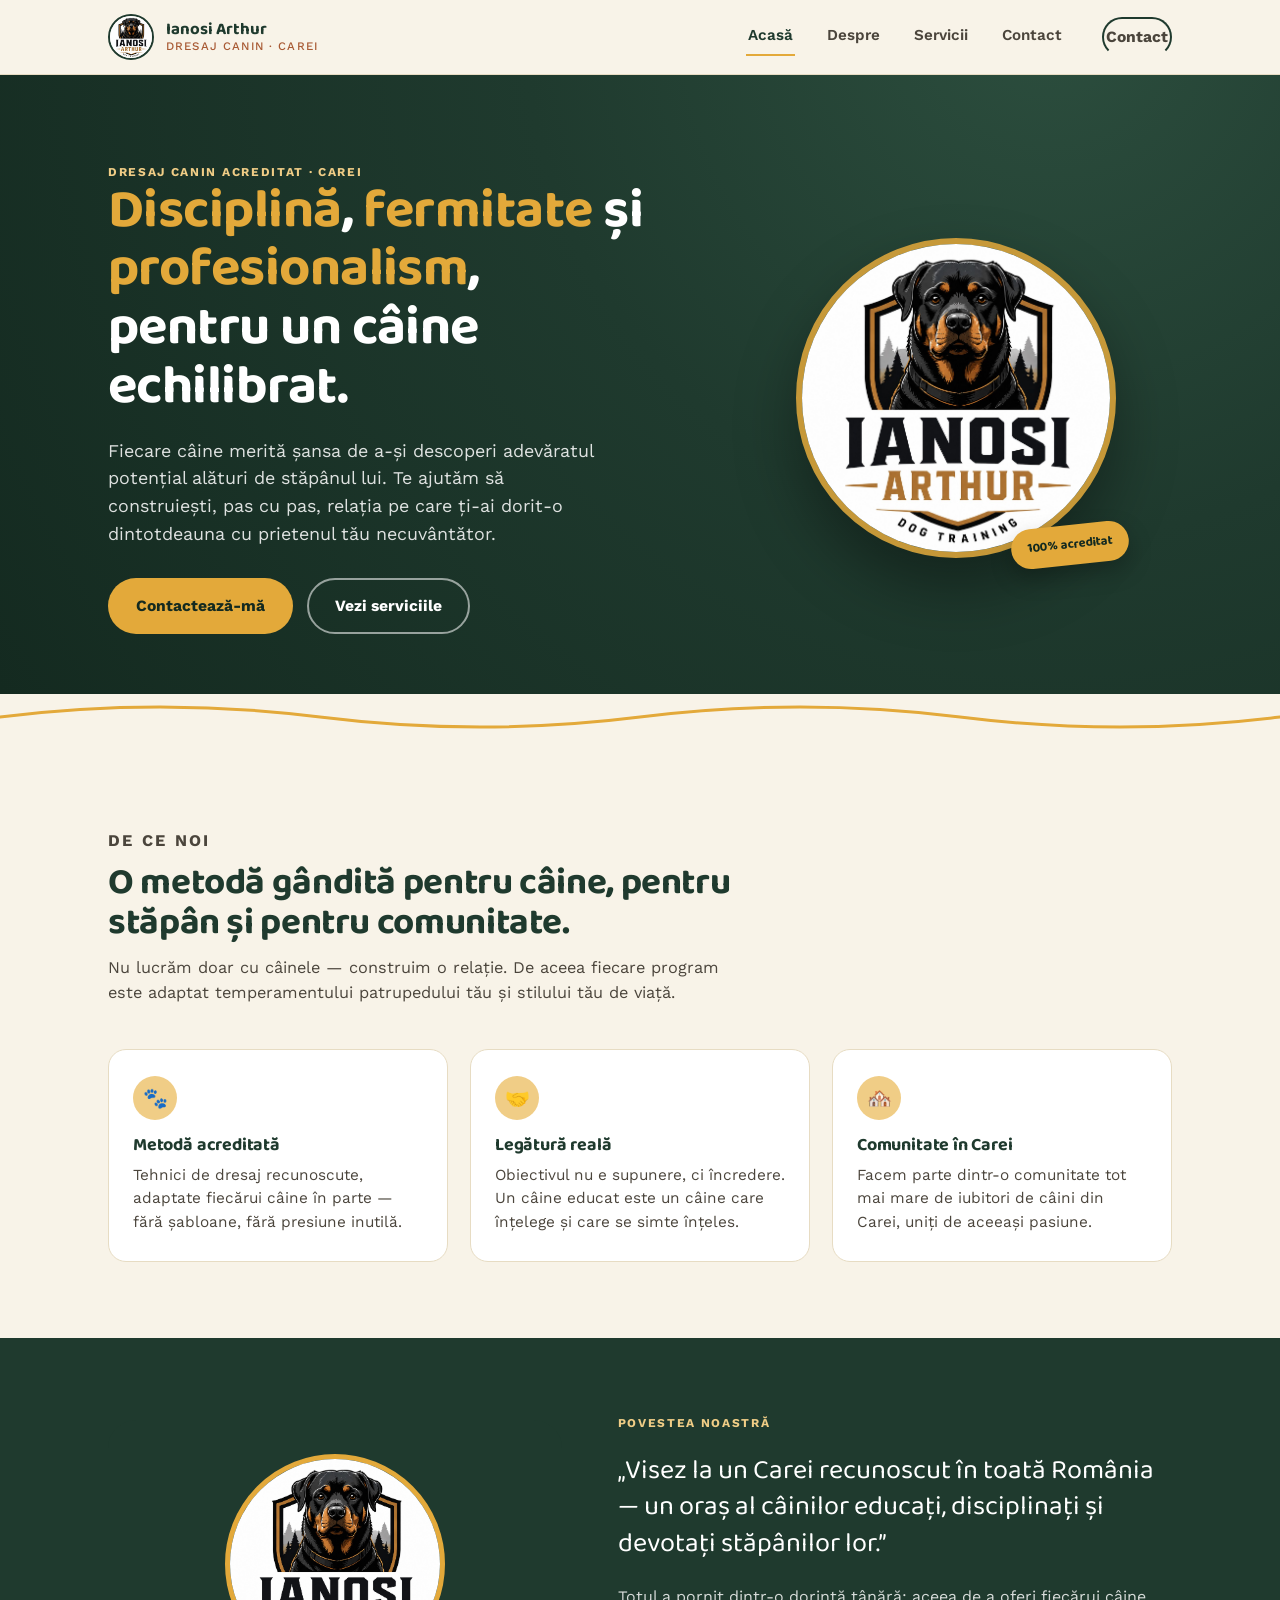
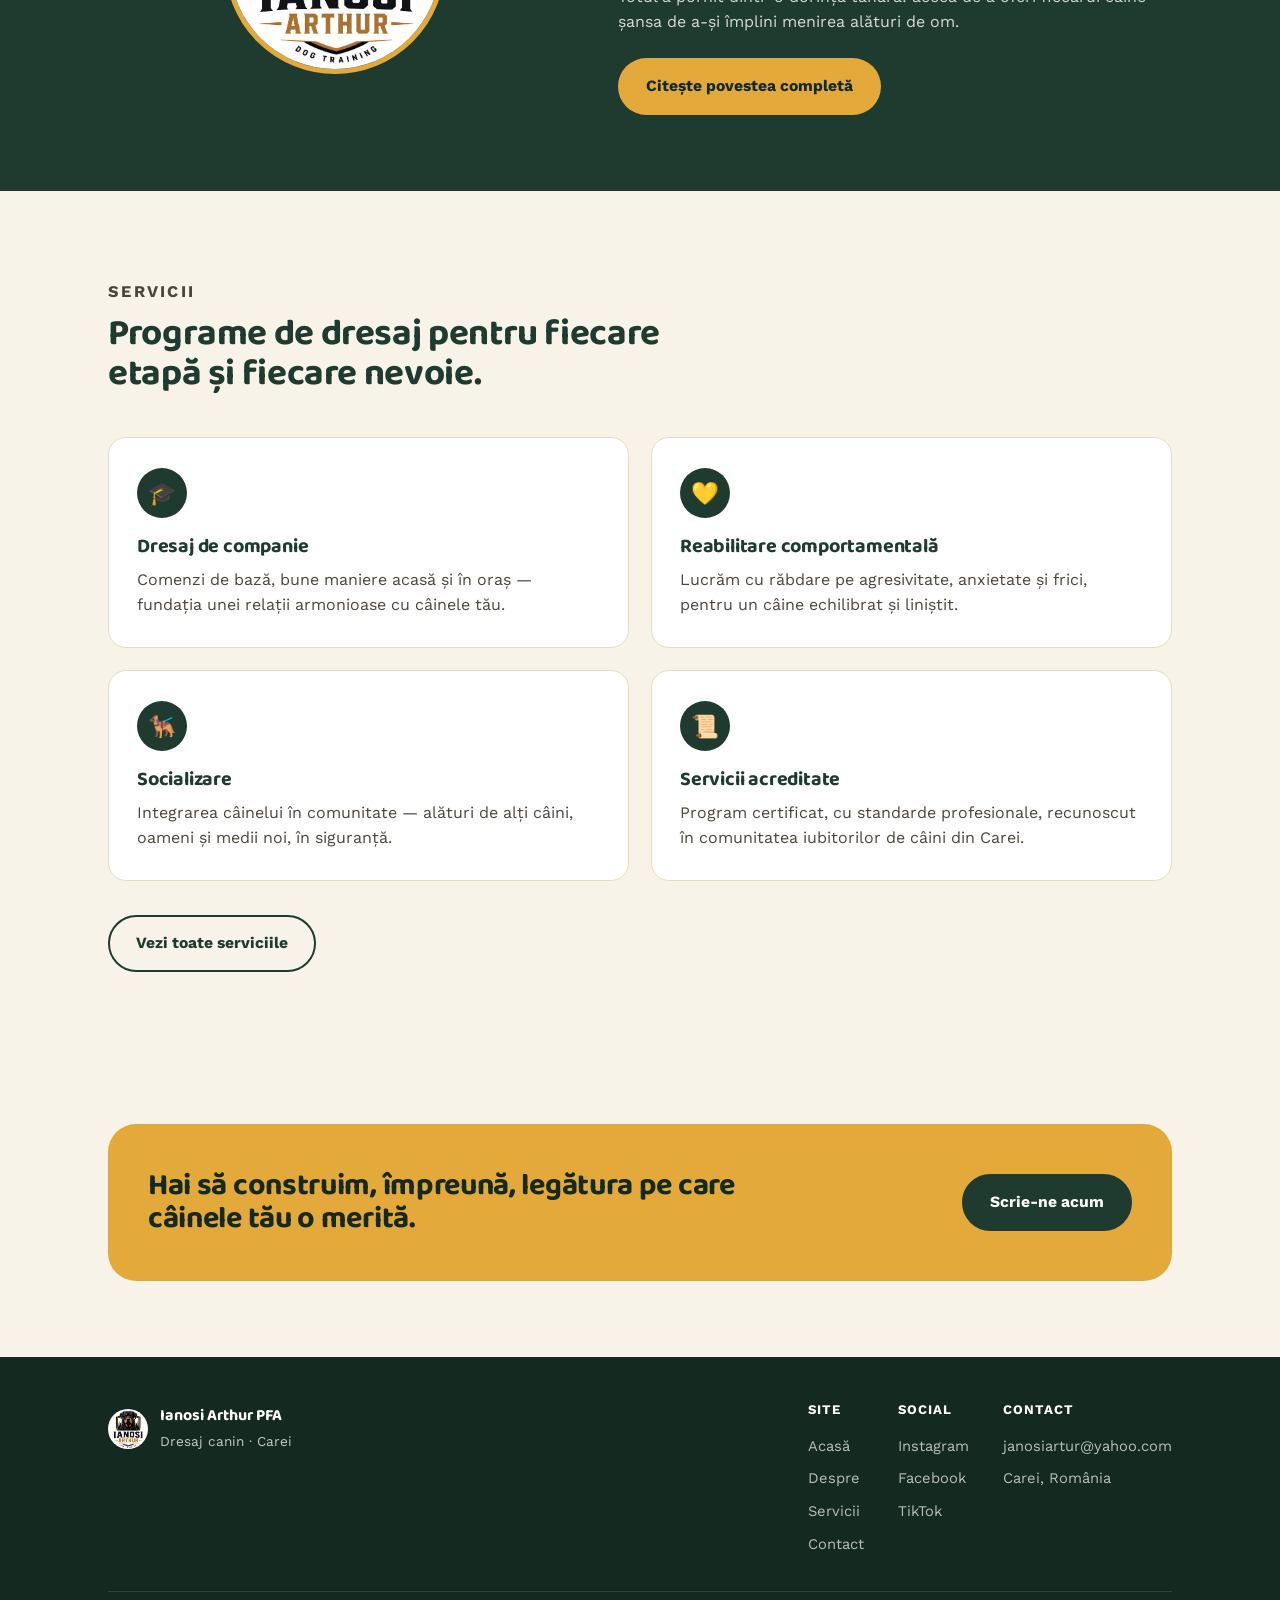
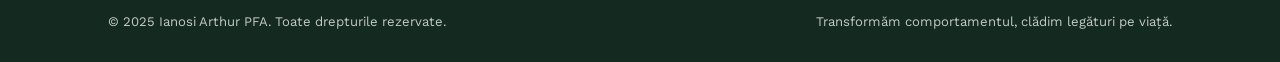
<file: index.html>
<!DOCTYPE html>
<html lang="ro">
<head>
<meta charset="UTF-8">
<meta name="viewport" content="width=device-width, initial-scale=1.0">
<title>Ianosi Arthur — Carei</title>
<meta name="description" content="Dresaj canin acreditat în Carei: reabilitare comportamentală, socializare și dresaj de companie. Disciplină, fermitate și profesionalism pentru un câine echilibrat.">
<link rel="icon" href="assets/logo.jpg">
<link rel="stylesheet" href="assets/style.css">
</head>
<body>

<header class="site-header">
  <nav class="nav">
    <a class="brand" href="index.html">
      <img src="assets/logo.jpg" alt="Sigla Ianosi Arthur PFA">
      <span class="brand-name">Ianosi Arthur <span>Dresaj canin · Carei</span></span>
    </a>
    <button class="nav-toggle" aria-label="Deschide meniul">☰</button>
    <div class="nav-links">
      <a href="index.html" class="active">Acasă</a>
      <a href="despre.html">Despre</a>
      <a href="servicii.html">Servicii</a>
      <a href="contact.html">Contact</a>
      <a class="btn btn-outline-dark nav-cta" href="contact.html">Contact</a>
    </div>
  </nav>
</header>

<section class="hero">
  <div class="hero-inner">
    <div>
      <p class="eyebrow" style="color:var(--gold-soft)">Dresaj canin acreditat · Carei</p>
      <h1><em>Disciplină</em>, <em>fermitate</em> și <em>profesionalism</em>,<br> pentru un câine echilibrat.</h1>
      <p class="lede">Fiecare câine merită șansa de a-și descoperi adevăratul potențial alături de stăpânul lui. Te ajutăm să construiești, pas cu pas, relația pe care ți-ai dorit-o dintotdeauna cu prietenul tău necuvântător.</p>
      <div class="hero-actions">
        <a href="contact.html" class="btn btn-gold">Contactează-mă</a>
        <a href="servicii.html" class="btn btn-outline">Vezi serviciile</a>
      </div>
    </div>
    <div class="hero-portrait">
      <img src="assets/logo.jpg" alt="Sigla Ianosi Arthur PFA">
      <span class="hero-badge">100% acreditat</span>
    </div>
  </div>
</section>

<svg class="leash" viewBox="0 0 1200 46" preserveAspectRatio="none" aria-hidden="true">
  <path d="M0 23 Q150 3 300 23 T600 23 T900 23 T1200 23" style="stroke:var(--gold)"/>
</svg>

<section>
  <div class="container">
    <div class="section-head">
      <p class="eyebrow">De ce noi</p>
      <h2>O metodă gândită pentru câine, pentru stăpân și pentru comunitate.</h2>
      <p>Nu lucrăm doar cu câinele — construim o relație. De aceea fiecare program este adaptat temperamentului patrupedului tău și stilului tău de viață.</p>
    </div>
    <div class="value-grid">
      <div class="value-card">
        <div class="mark">🐾</div>
        <h3>Metodă acreditată</h3>
        <p>Tehnici de dresaj recunoscute, adaptate fiecărui câine în parte — fără șabloane, fără presiune inutilă.</p>
      </div>
      <div class="value-card">
        <div class="mark">🤝</div>
        <h3>Legătură reală</h3>
        <p>Obiectivul nu e supunere, ci încredere. Un câine educat este un câine care înțelege și care se simte înțeles.</p>
      </div>
      <div class="value-card">
        <div class="mark">🏘️</div>
        <h3>Comunitate în Carei</h3>
        <p>Facem parte dintr-o comunitate tot mai mare de iubitori de câini din Carei, uniți de aceeași pasiune.</p>
      </div>
    </div>
  </div>
</section>

<section class="on-pine">
  <div class="container about-grid">
    <div class="about-portrait">
      <img src="assets/logo.jpg" alt="Sigla Ianosi Arthur PFA">
    </div>
    <div>
      <p class="eyebrow" style="color:var(--gold-soft)">Povestea noastră</p>
      <p class="pull-quote" style="color:var(--white)">„Visez la un Carei recunoscut în toată România — un oraș al câinilor educați, disciplinați și devotați stăpânilor lor.”</p>
      <p style="color:rgba(255,255,255,0.82); margin-bottom:24px;">Totul a pornit dintr-o dorință tânără: aceea de a oferi fiecărui câine șansa de a-și împlini menirea alături de om.</p>
      <a href="despre.html" class="btn btn-gold">Citește povestea completă</a>
    </div>
  </div>
</section>

<section>
  <div class="container">
    <div class="section-head">
      <p class="eyebrow">Servicii</p>
      <h2>Programe de dresaj pentru fiecare etapă și fiecare nevoie.</h2>
    </div>
    <div class="service-grid">
      <div class="service-card">
        <div class="mark">🎓</div>
        <h3>Dresaj de companie</h3>
        <p>Comenzi de bază, bune maniere acasă și în oraș — fundația unei relații armonioase cu câinele tău.</p>
      </div>
      <div class="service-card">
        <div class="mark">💛</div>
        <h3>Reabilitare comportamentală</h3>
        <p>Lucrăm cu răbdare pe agresivitate, anxietate și frici, pentru un câine echilibrat și liniștit.</p>
      </div>
      <div class="service-card">
        <div class="mark">🐕‍🦺</div>
        <h3>Socializare</h3>
        <p>Integrarea câinelui în comunitate — alături de alți câini, oameni și medii noi, în siguranță.</p>
      </div>
      <div class="service-card">
        <div class="mark">📜</div>
        <h3>Servicii acreditate</h3>
        <p>Program certificat, cu standarde profesionale, recunoscut în comunitatea iubitorilor de câini din Carei.</p>
      </div>
    </div>
    <div style="margin-top:34px;">
      <a href="servicii.html" class="btn btn-outline-dark">Vezi toate serviciile</a>
    </div>
  </div>
</section>

<section>
  <div class="container">
    <div class="cta-band">
      <h2>Hai să construim, împreună, legătura pe care câinele tău o merită.</h2>
      <a href="contact.html" class="btn btn-outline-dark" style="background:var(--pine); color:var(--white); border-color:var(--pine);">Scrie-ne acum</a>
    </div>
  </div>
</section>

<footer>
  <div class="container">
    <div class="footer-grid">
      <div class="footer-brand">
        <img src="assets/logo.jpg" alt="Sigla Ianosi Arthur PFA">
        <div>
          <strong>Ianosi Arthur PFA</strong><br>
          <span style="font-size:0.85rem;">Dresaj canin · Carei</span>
        </div>
      </div>
      <div class="footer-links">
        <div>
          <h4>Site</h4>
          <a href="index.html">Acasă</a>
          <a href="despre.html">Despre</a>
          <a href="servicii.html">Servicii</a>
          <a href="contact.html">Contact</a>
        </div>
        <div>
          <h4>Social</h4>
          <a href="https://instagram.com/janosiarthur_dresorcanin" target="_blank" rel="noopener">Instagram</a>
          <a href="https://facebook.com" target="_blank" rel="noopener">Facebook</a>
          <a href="https://tiktok.com/@arthur.janosi" target="_blank" rel="noopener">TikTok</a>
        </div>
        <div>
          <h4>Contact</h4>
          <a href="mailto:janosiartur@yahoo.com">janosiartur@yahoo.com</a>
          <a href="#">Carei, România</a>
        </div>
      </div>
    </div>
    <div class="footer-bottom">
      <span>© 2025 Ianosi Arthur PFA. Toate drepturile rezervate.</span>
      <span>Transformăm comportamentul, clădim legături pe viață.</span>
    </div>
  </div>
</footer>

<script src="assets/script.js"></script>
</body>
</html>
</file>
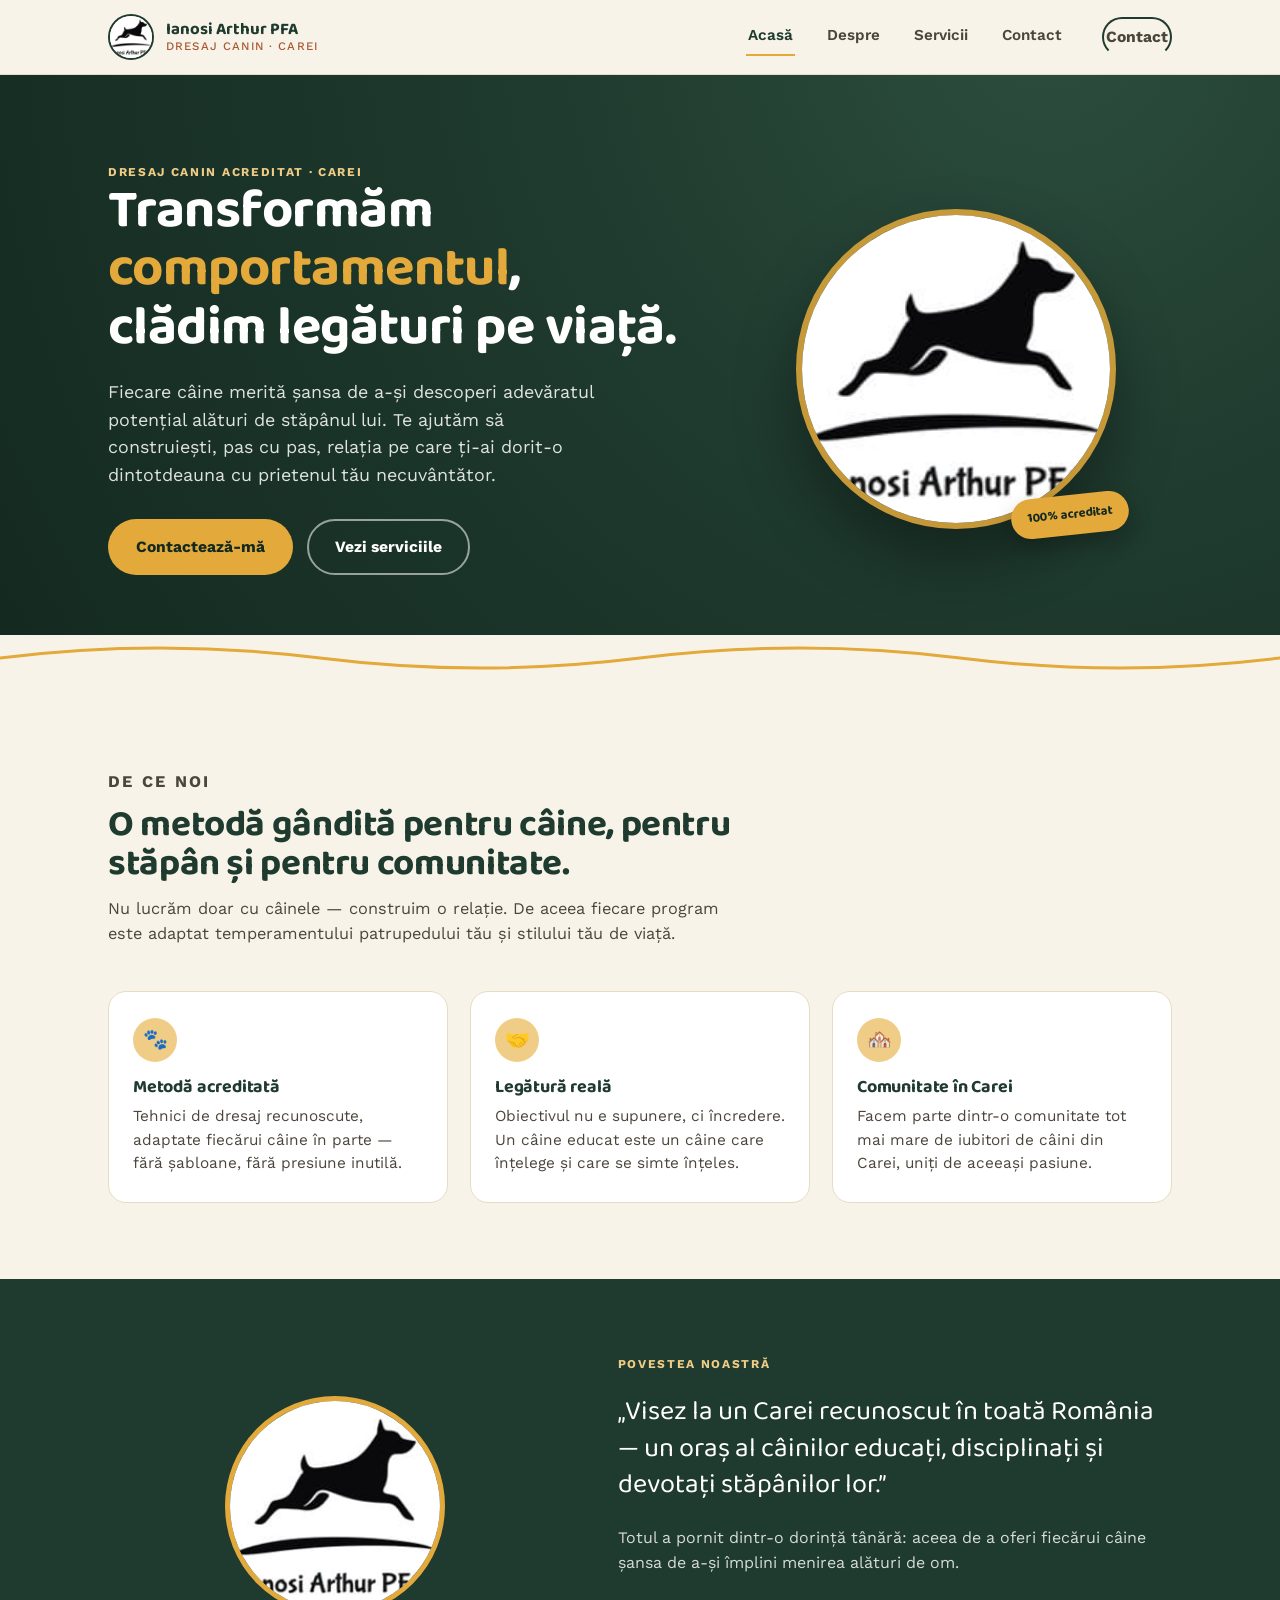
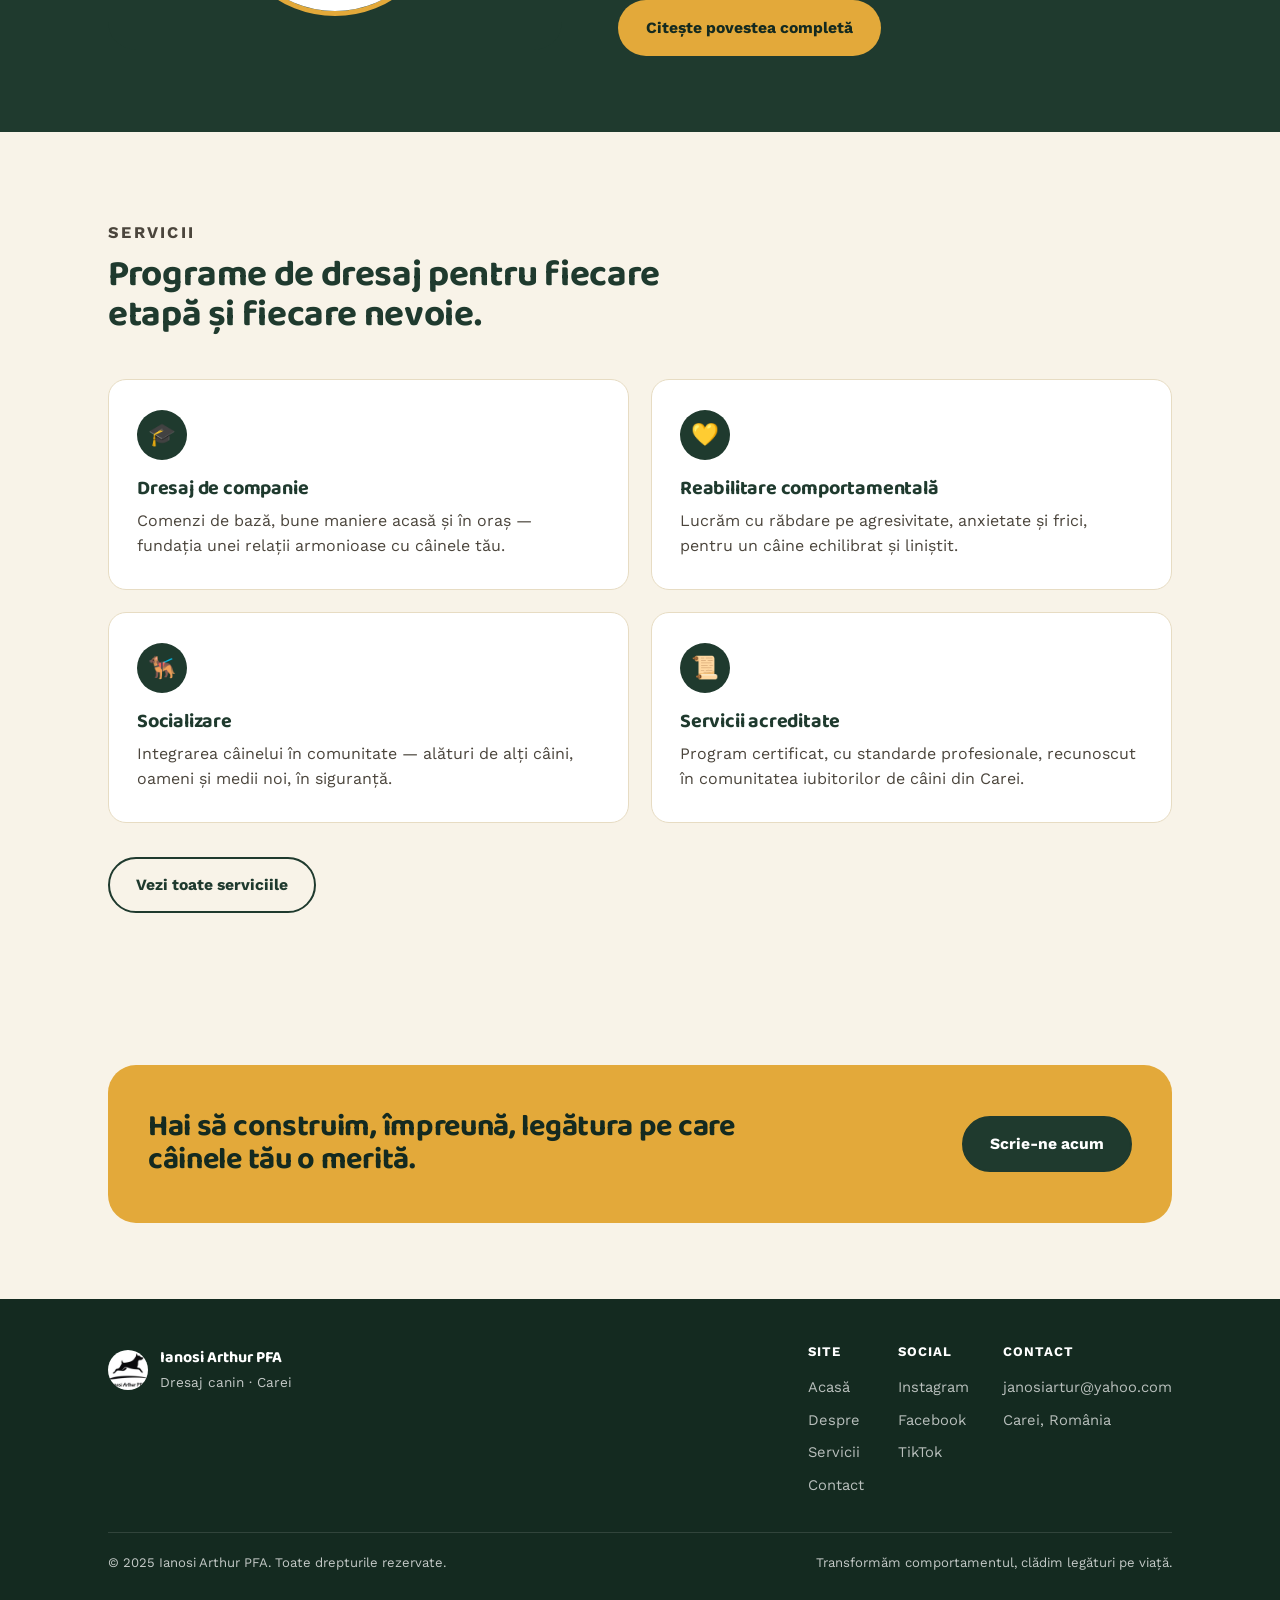
<file: dresaj-canin-site/dresaj-canin/index.html>
<!DOCTYPE html>
<html lang="ro">
<head>
<meta charset="UTF-8">
<meta name="viewport" content="width=device-width, initial-scale=1.0">
<title>Ianosi Arthur PFA — Carei</title>
<meta name="description" content="Dresaj canin acreditat în Carei: reabilitare comportamentală, socializare și dresaj de companie. Transformăm comportamentul, clădim legături pe viață.">
<link rel="icon" href="assets/logo.jpg">
<link rel="stylesheet" href="assets/style.css">
</head>
<body>

<header class="site-header">
  <nav class="nav">
    <a class="brand" href="index.html">
      <img src="assets/logo.jpg" alt="Sigla Ianosi Arthur PFA">
      <span class="brand-name">Ianosi Arthur PFA<span>Dresaj canin · Carei</span></span>
    </a>
    <button class="nav-toggle" aria-label="Deschide meniul">☰</button>
    <div class="nav-links">
      <a href="index.html" class="active">Acasă</a>
      <a href="despre.html">Despre</a>
      <a href="servicii.html">Servicii</a>
      <a href="contact.html">Contact</a>
      <a class="btn btn-outline-dark nav-cta" href="contact.html">Contact</a>
    </div>
  </nav>
</header>

<section class="hero">
  <div class="hero-inner">
    <div>
      <p class="eyebrow" style="color:var(--gold-soft)">Dresaj canin acreditat · Carei</p>
      <h1>Transformăm <em>comportamentul</em>,<br>clădim legături pe viață.</h1>
      <p class="lede">Fiecare câine merită șansa de a-și descoperi adevăratul potențial alături de stăpânul lui. Te ajutăm să construiești, pas cu pas, relația pe care ți-ai dorit-o dintotdeauna cu prietenul tău necuvântător.</p>
      <div class="hero-actions">
        <a href="contact.html" class="btn btn-gold">Contactează-mă</a>
        <a href="servicii.html" class="btn btn-outline">Vezi serviciile</a>
      </div>
    </div>
    <div class="hero-portrait">
      <img src="assets/logo.jpg" alt="Sigla Ianosi Arthur PFA">
      <span class="hero-badge">100% acreditat</span>
    </div>
  </div>
</section>

<svg class="leash" viewBox="0 0 1200 46" preserveAspectRatio="none" aria-hidden="true">
  <path d="M0 23 Q150 3 300 23 T600 23 T900 23 T1200 23" style="stroke:var(--gold)"/>
</svg>

<section>
  <div class="container">
    <div class="section-head">
      <p class="eyebrow">De ce noi</p>
      <h2>O metodă gândită pentru câine, pentru stăpân și pentru comunitate.</h2>
      <p>Nu lucrăm doar cu câinele — construim o relație. De aceea fiecare program este adaptat temperamentului patrupedului tău și stilului tău de viață.</p>
    </div>
    <div class="value-grid">
      <div class="value-card">
        <div class="mark">🐾</div>
        <h3>Metodă acreditată</h3>
        <p>Tehnici de dresaj recunoscute, adaptate fiecărui câine în parte — fără șabloane, fără presiune inutilă.</p>
      </div>
      <div class="value-card">
        <div class="mark">🤝</div>
        <h3>Legătură reală</h3>
        <p>Obiectivul nu e supunere, ci încredere. Un câine educat este un câine care înțelege și care se simte înțeles.</p>
      </div>
      <div class="value-card">
        <div class="mark">🏘️</div>
        <h3>Comunitate în Carei</h3>
        <p>Facem parte dintr-o comunitate tot mai mare de iubitori de câini din Carei, uniți de aceeași pasiune.</p>
      </div>
    </div>
  </div>
</section>

<section class="on-pine">
  <div class="container about-grid">
    <div class="about-portrait">
      <img src="assets/logo.jpg" alt="Sigla Ianosi Arthur PFA">
    </div>
    <div>
      <p class="eyebrow" style="color:var(--gold-soft)">Povestea noastră</p>
      <p class="pull-quote" style="color:var(--white)">„Visez la un Carei recunoscut în toată România — un oraș al câinilor educați, disciplinați și devotați stăpânilor lor.”</p>
      <p style="color:rgba(255,255,255,0.82); margin-bottom:24px;">Totul a pornit dintr-o dorință tânără: aceea de a oferi fiecărui câine șansa de a-și împlini menirea alături de om.</p>
      <a href="despre.html" class="btn btn-gold">Citește povestea completă</a>
    </div>
  </div>
</section>

<section>
  <div class="container">
    <div class="section-head">
      <p class="eyebrow">Servicii</p>
      <h2>Programe de dresaj pentru fiecare etapă și fiecare nevoie.</h2>
    </div>
    <div class="service-grid">
      <div class="service-card">
        <div class="mark">🎓</div>
        <h3>Dresaj de companie</h3>
        <p>Comenzi de bază, bune maniere acasă și în oraș — fundația unei relații armonioase cu câinele tău.</p>
      </div>
      <div class="service-card">
        <div class="mark">💛</div>
        <h3>Reabilitare comportamentală</h3>
        <p>Lucrăm cu răbdare pe agresivitate, anxietate și frici, pentru un câine echilibrat și liniștit.</p>
      </div>
      <div class="service-card">
        <div class="mark">🐕‍🦺</div>
        <h3>Socializare</h3>
        <p>Integrarea câinelui în comunitate — alături de alți câini, oameni și medii noi, în siguranță.</p>
      </div>
      <div class="service-card">
        <div class="mark">📜</div>
        <h3>Servicii acreditate</h3>
        <p>Program certificat, cu standarde profesionale, recunoscut în comunitatea iubitorilor de câini din Carei.</p>
      </div>
    </div>
    <div style="margin-top:34px;">
      <a href="servicii.html" class="btn btn-outline-dark">Vezi toate serviciile</a>
    </div>
  </div>
</section>

<section>
  <div class="container">
    <div class="cta-band">
      <h2>Hai să construim, împreună, legătura pe care câinele tău o merită.</h2>
      <a href="contact.html" class="btn btn-outline-dark" style="background:var(--pine); color:var(--white); border-color:var(--pine);">Scrie-ne acum</a>
    </div>
  </div>
</section>

<footer>
  <div class="container">
    <div class="footer-grid">
      <div class="footer-brand">
        <img src="assets/logo.jpg" alt="Sigla Ianosi Arthur PFA">
        <div>
          <strong>Ianosi Arthur PFA</strong><br>
          <span style="font-size:0.85rem;">Dresaj canin · Carei</span>
        </div>
      </div>
      <div class="footer-links">
        <div>
          <h4>Site</h4>
          <a href="index.html">Acasă</a>
          <a href="despre.html">Despre</a>
          <a href="servicii.html">Servicii</a>
          <a href="contact.html">Contact</a>
        </div>
        <div>
          <h4>Social</h4>
          <a href="https://instagram.com/janosiarthur_dresorcanin" target="_blank" rel="noopener">Instagram</a>
          <a href="https://facebook.com" target="_blank" rel="noopener">Facebook</a>
          <a href="https://tiktok.com/@arthur.janosi" target="_blank" rel="noopener">TikTok</a>
        </div>
        <div>
          <h4>Contact</h4>
          <a href="mailto:janosiartur@yahoo.com">janosiartur@yahoo.com</a>
          <a href="#">Carei, România</a>
        </div>
      </div>
    </div>
    <div class="footer-bottom">
      <span>© 2025 Ianosi Arthur PFA. Toate drepturile rezervate.</span>
      <span>Transformăm comportamentul, clădim legături pe viață.</span>
    </div>
  </div>
</footer>

<script src="assets/script.js"></script>
</body>
</html>
</file>
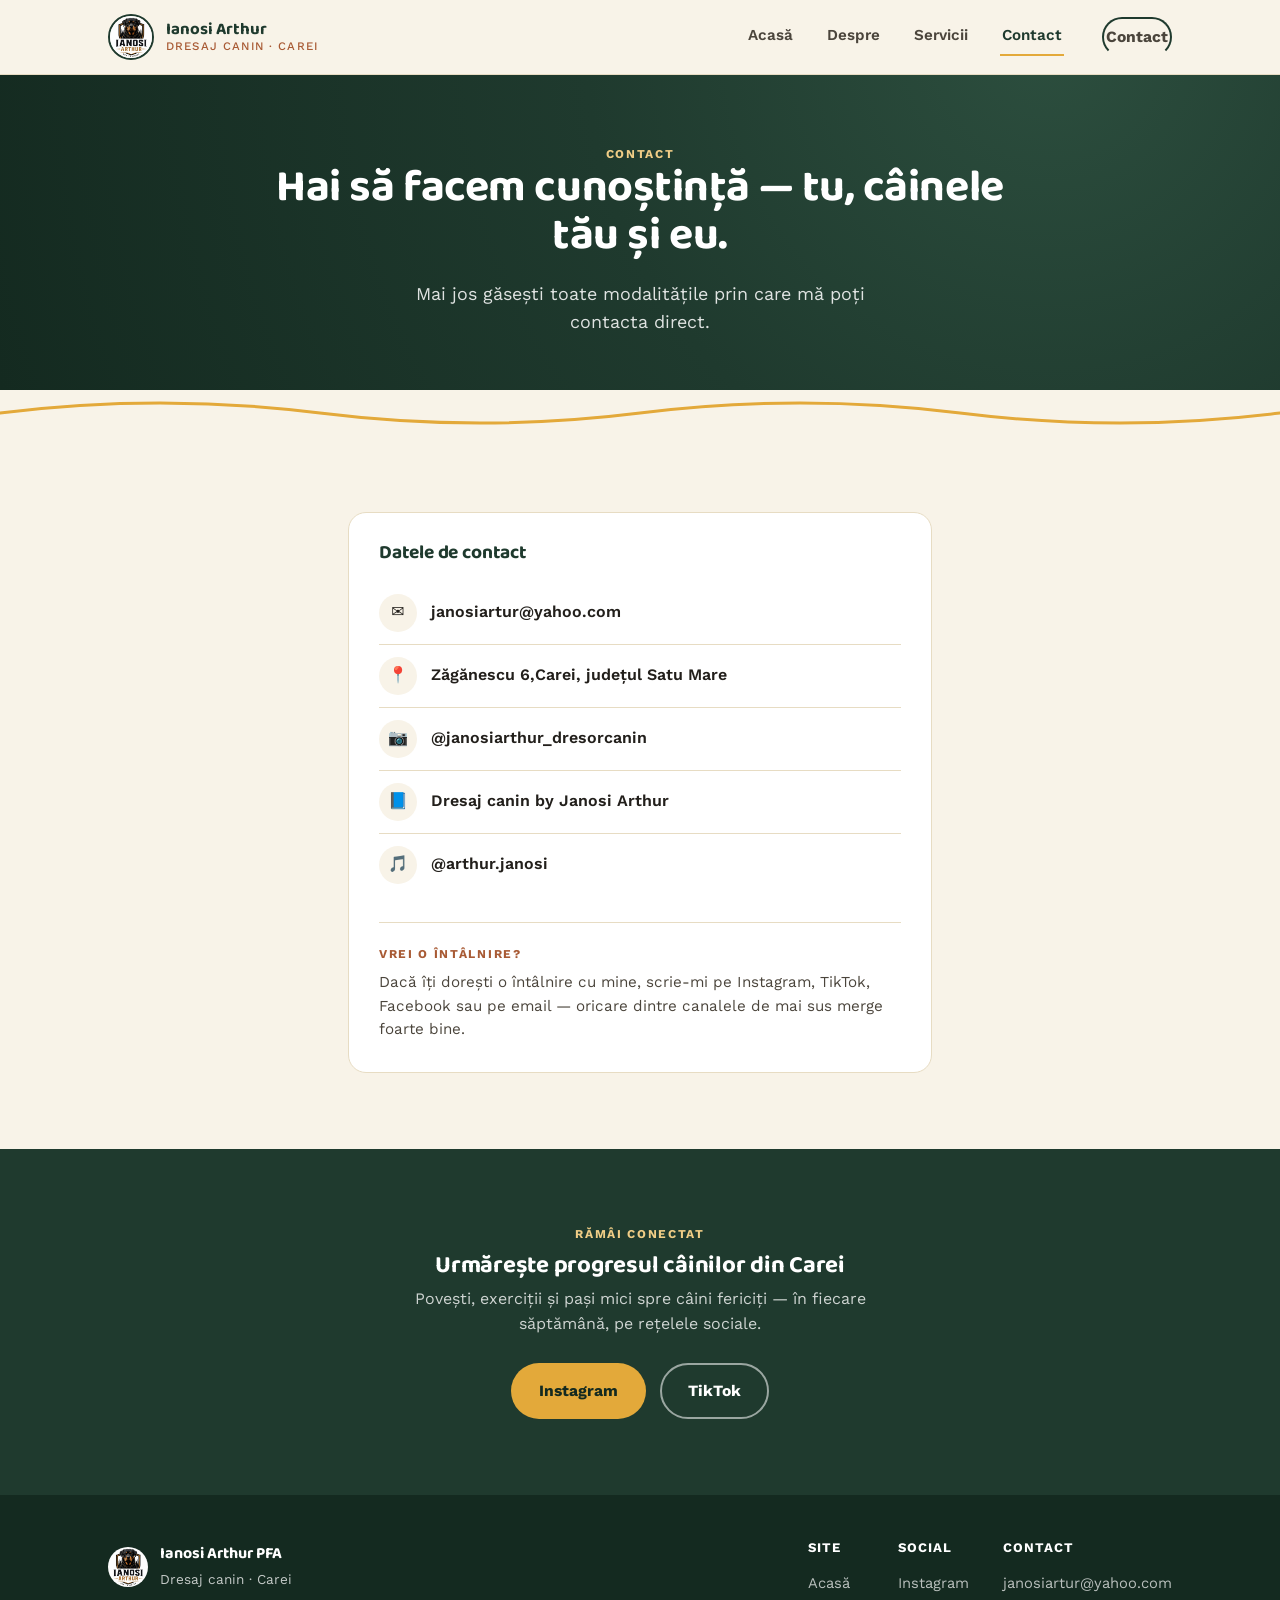
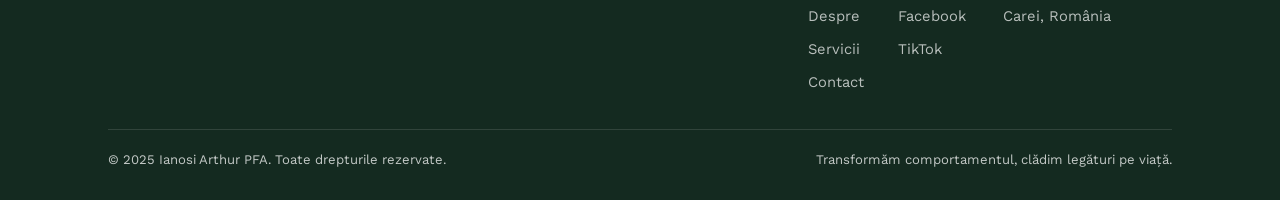
<file: contact.html>
<!DOCTYPE html>
<html lang="ro">
<head>
<meta charset="UTF-8">
<meta name="viewport" content="width=device-width, initial-scale=1.0">
<title>Contact — Ianosi Arthur</title>
<meta name="description" content="Contactează Ianosi Arthur PFA din Carei — email, Instagram, Facebook și TikTok.">
<link rel="icon" href="assets/logo.jpg">
<link rel="stylesheet" href="assets/style.css">
</head>
<body>

<header class="site-header">
  <nav class="nav">
    <a class="brand" href="index.html">
      <img src="assets/logo.jpg" alt="Sigla Ianosi Arthur PFA">
      <span class="brand-name">Ianosi Arthur<span>Dresaj canin · Carei</span></span>
    </a>
    <button class="nav-toggle" aria-label="Deschide meniul">☰</button>
    <div class="nav-links">
      <a href="index.html">Acasă</a>
      <a href="despre.html">Despre</a>
      <a href="servicii.html">Servicii</a>
      <a href="contact.html" class="active">Contact</a>
      <a class="btn btn-outline-dark nav-cta" href="contact.html">Contact</a>
    </div>
  </nav>
</header>

<section class="hero" style="padding:70px 0 54px;">
  <div class="hero-inner" style="grid-template-columns:1fr;">
    <div style="text-align:center; max-width:760px; margin:0 auto;">
      <p class="eyebrow" style="color:var(--gold-soft)">Contact</p>
      <h1 style="font-size:clamp(2rem,4vw,2.8rem);">Hai să facem cunoștință — tu, câinele tău și eu.</h1>
      <p class="lede" style="margin:16px auto 0;">Mai jos găsești toate modalitățile prin care mă poți contacta direct.</p>
    </div>
  </div>
</section>

<svg class="leash" viewBox="0 0 1200 46" preserveAspectRatio="none" aria-hidden="true">
  <path d="M0 23 Q150 3 300 23 T600 23 T900 23 T1200 23" style="stroke:var(--gold)"/>
</svg>

<section>
  <div class="container" style="max-width:640px;">

    <div class="contact-card">
      <h3>Datele de contact</h3>
      <div class="contact-row">
        <div class="mark">✉️</div>
        <a href="mailto:janosiartur@yahoo.com">janosiartur@yahoo.com</a>
      </div>
      <div class="contact-row">
        <div class="mark">📍</div>
        <span>Zăgănescu 6,Carei, județul Satu Mare</span>
      </div>
      <div class="contact-row">
        <div class="mark">📷</div>
        <a href="https://instagram.com/janosiarthur_dresorcanin" target="_blank" rel="noopener">@janosiarthur_dresorcanin</a>
      </div>
      <div class="contact-row">
        <div class="mark">📘</div>
        <a href="https://www.facebook.com/profile.php?id=61578241650599" target="_blank" rel="noopener">Dresaj canin by Janosi Arthur </a>
      </div>
      <div class="contact-row">
        <div class="mark">🎵</div>
        <a href="https://tiktok.com/@arthur.janosi" target="_blank" rel="noopener">@arthur.janosi</a>
      </div>

      <div style="margin-top:26px; padding-top:22px; border-top:1px solid var(--cream-line);">
        <p class="eyebrow" style="margin-bottom:8px;">Vrei o întâlnire?</p>
        <p style="color:var(--ink-soft); font-size:0.95rem;">Dacă îți dorești o întâlnire cu mine, scrie-mi pe Instagram, TikTok, Facebook sau pe email — oricare dintre canalele de mai sus merge foarte bine.</p>
      </div>
    </div>

  </div>
</section>

<section class="on-pine">
  <div class="container" style="text-align:center;">
    <p class="eyebrow" style="color:var(--gold-soft)">Rămâi conectat</p>
    <h2 style="margin:10px 0 8px;">Urmărește progresul câinilor din Carei</h2>
    <p style="color:rgba(255,255,255,0.78); max-width:520px; margin:0 auto 26px;">Povești, exerciții și pași mici spre câini fericiți — în fiecare săptămână, pe rețelele sociale.</p>
    <div class="hero-actions" style="justify-content:center;">
      <a href="https://instagram.com/janosiarthur_dresorcanin" target="_blank" rel="noopener" class="btn btn-gold">Instagram</a>
      <a href="https://tiktok.com/@arthur.janosi" target="_blank" rel="noopener" class="btn btn-outline">TikTok</a>
    </div>
  </div>
</section>

<footer>
  <div class="container">
    <div class="footer-grid">
      <div class="footer-brand">
        <img src="assets/logo.jpg" alt="Sigla Ianosi Arthur PFA">
        <div>
          <strong>Ianosi Arthur PFA</strong><br>
          <span style="font-size:0.85rem;">Dresaj canin · Carei</span>
        </div>
      </div>
      <div class="footer-links">
        <div>
          <h4>Site</h4>
          <a href="index.html">Acasă</a>
          <a href="despre.html">Despre</a>
          <a href="servicii.html">Servicii</a>
          <a href="contact.html">Contact</a>
        </div>
        <div>
          <h4>Social</h4>
          <a href="https://instagram.com/janosiarthur_dresorcanin" target="_blank" rel="noopener">Instagram</a>
          <a href="https://facebook.com" target="_blank" rel="noopener">Facebook</a>
          <a href="https://tiktok.com/@arthur.janosi" target="_blank" rel="noopener">TikTok</a>
        </div>
        <div>
          <h4>Contact</h4>
          <a href="mailto:janosiartur@yahoo.com">janosiartur@yahoo.com</a>
          <a href="#">Carei, România</a>
        </div>
      </div>
    </div>
    <div class="footer-bottom">
      <span>© 2025 Ianosi Arthur PFA. Toate drepturile rezervate.</span>
      <span>Transformăm comportamentul, clădim legături pe viață.</span>
    </div>
  </div>
</footer>

<script src="assets/script.js"></script>
</body>
</html>
</file>
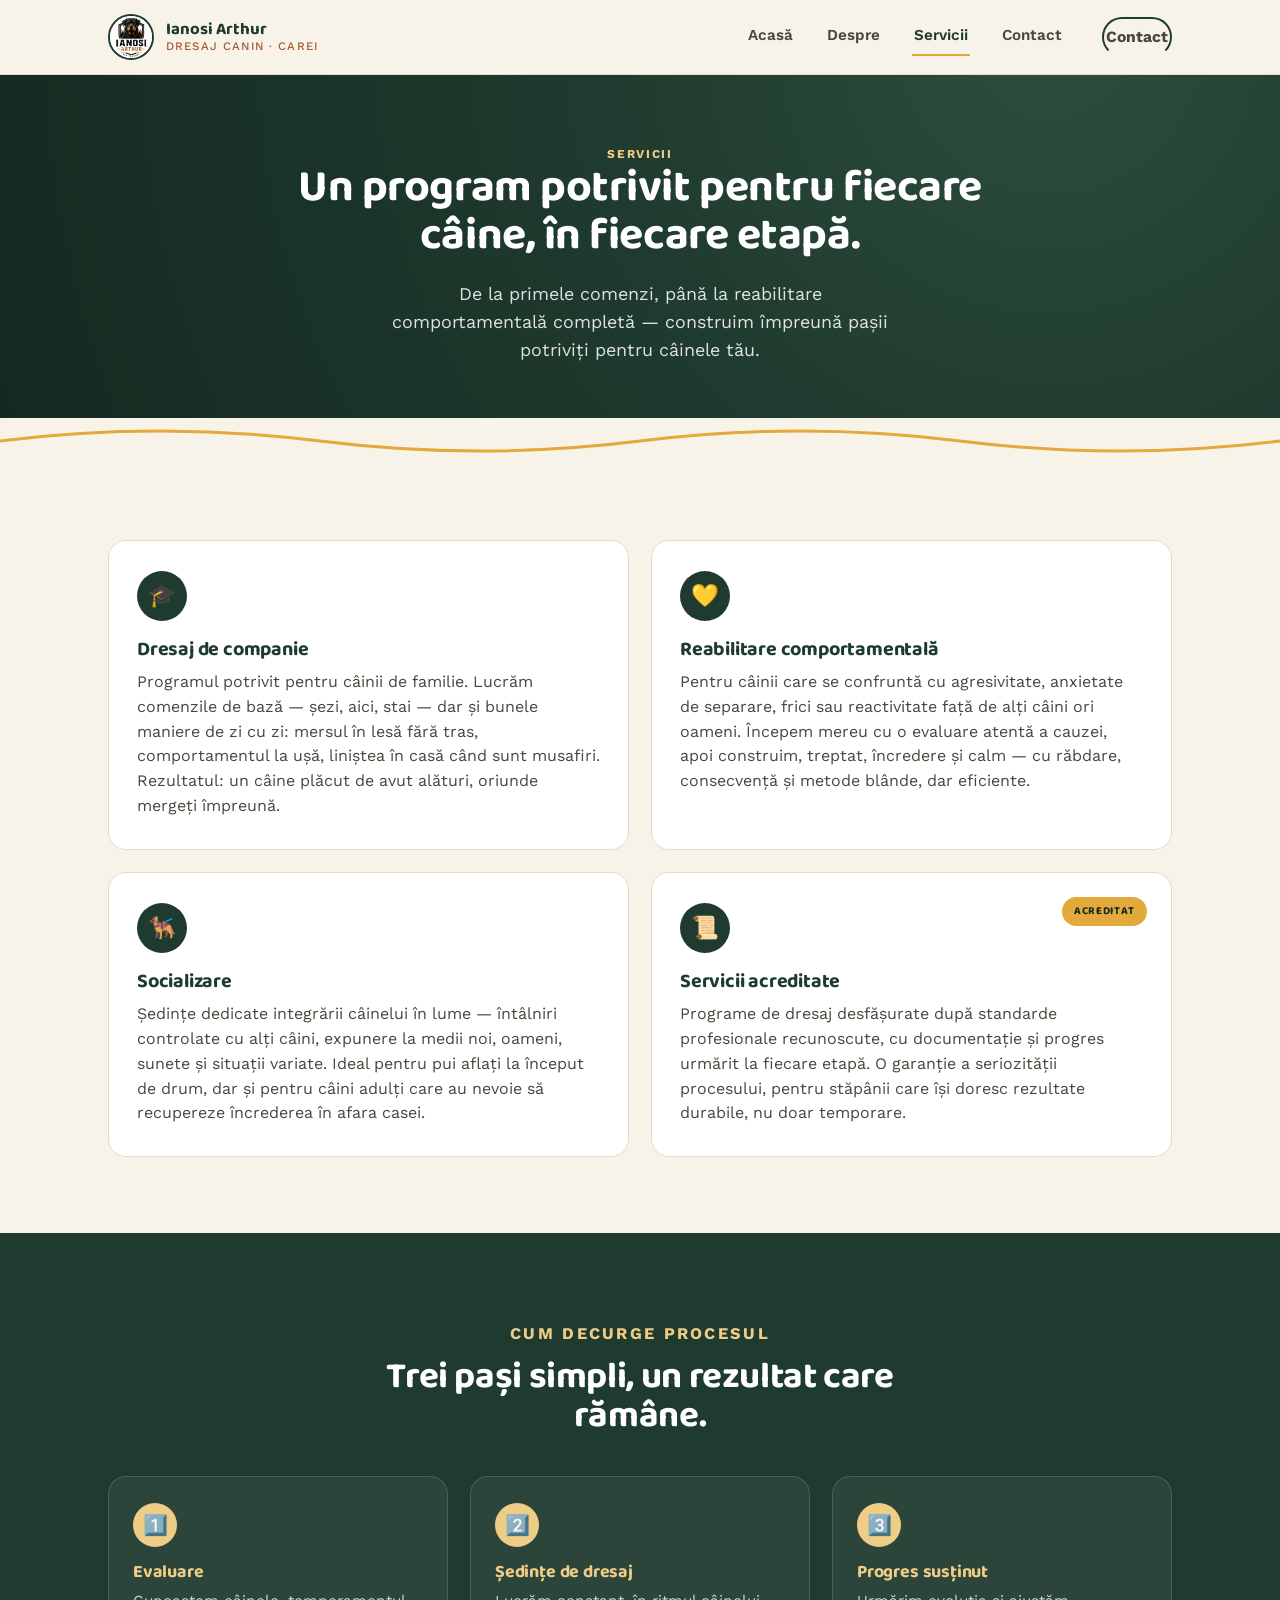
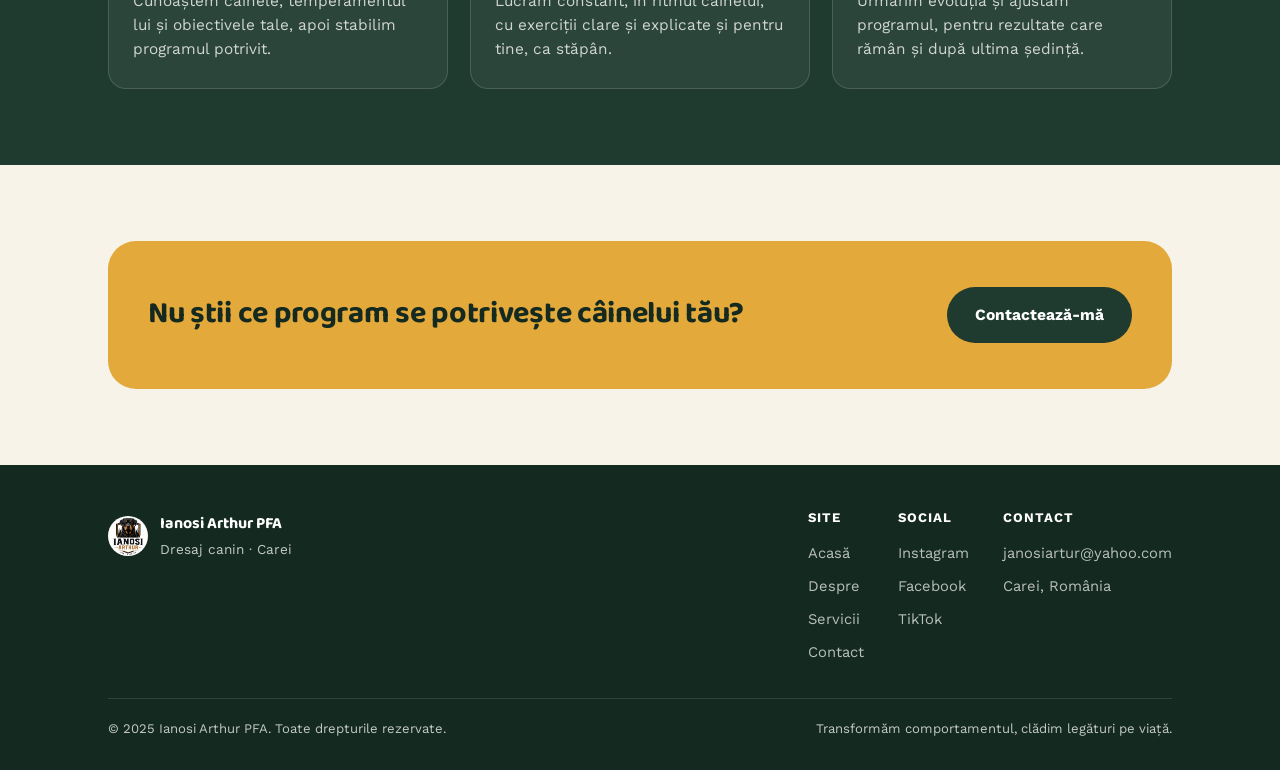
<file: servicii.html>
<!DOCTYPE html>
<html lang="ro">
<head>
<meta charset="UTF-8">
<meta name="viewport" content="width=device-width, initial-scale=1.0">
<title>Servicii — Ianosi Arthur</title>
<meta name="description" content="Servicii de dresaj canin în Carei: dresaj de companie, reabilitare comportamentală, socializare și programe acreditate.">
<link rel="icon" href="assets/logo.jpg">
<link rel="stylesheet" href="assets/style.css">
</head>
<body>

<header class="site-header">
  <nav class="nav">
    <a class="brand" href="index.html">
      <img src="assets/logo.jpg" alt="Sigla Ianosi Arthur PFA">
      <span class="brand-name">Ianosi Arthur <span>Dresaj canin · Carei</span></span>
    </a>
    <button class="nav-toggle" aria-label="Deschide meniul">☰</button>
    <div class="nav-links">
      <a href="index.html">Acasă</a>
      <a href="despre.html">Despre</a>
      <a href="servicii.html" class="active">Servicii</a>
      <a href="contact.html">Contact</a>
      <a class="btn btn-outline-dark nav-cta" href="contact.html">Contact</a>
    </div>
  </nav>
</header>

<section class="hero" style="padding:70px 0 54px;">
  <div class="hero-inner" style="grid-template-columns:1fr;">
    <div style="text-align:center; max-width:760px; margin:0 auto;">
      <p class="eyebrow" style="color:var(--gold-soft)">Servicii</p>
      <h1 style="font-size:clamp(2rem,4vw,2.8rem);">Un program potrivit pentru fiecare câine, în fiecare etapă.</h1>
      <p class="lede" style="margin:16px auto 0;">De la primele comenzi, până la reabilitare comportamentală completă — construim împreună pașii potriviți pentru câinele tău.</p>
    </div>
  </div>
</section>

<svg class="leash" viewBox="0 0 1200 46" preserveAspectRatio="none" aria-hidden="true">
  <path d="M0 23 Q150 3 300 23 T600 23 T900 23 T1200 23" style="stroke:var(--gold)"/>
</svg>

<section>
  <div class="container">
    <div class="service-grid">
      <div class="service-card">
        <div class="mark">🎓</div>
        <h3>Dresaj de companie</h3>
        <p>Programul potrivit pentru câinii de familie. Lucrăm comenzile de bază — șezi, aici, stai — dar și bunele maniere de zi cu zi: mersul în lesă fără tras, comportamentul la ușă, liniștea în casă când sunt musafiri. Rezultatul: un câine plăcut de avut alături, oriunde mergeți împreună.</p>
      </div>
      <div class="service-card">
        <div class="mark">💛</div>
        <h3>Reabilitare comportamentală</h3>
        <p>Pentru câinii care se confruntă cu agresivitate, anxietate de separare, frici sau reactivitate față de alți câini ori oameni. Începem mereu cu o evaluare atentă a cauzei, apoi construim, treptat, încredere și calm — cu răbdare, consecvență și metode blânde, dar eficiente.</p>
      </div>
      <div class="service-card">
        <div class="mark">🐕‍🦺</div>
        <h3>Socializare</h3>
        <p>Ședințe dedicate integrării câinelui în lume — întâlniri controlate cu alți câini, expunere la medii noi, oameni, sunete și situații variate. Ideal pentru pui aflați la început de drum, dar și pentru câini adulți care au nevoie să recupereze încrederea în afara casei.</p>
      </div>
      <div class="service-card">
        <span class="badge-acreditat">Acreditat</span>
        <div class="mark">📜</div>
        <h3>Servicii acreditate</h3>
        <p>Programe de dresaj desfășurate după standarde profesionale recunoscute, cu documentație și progres urmărit la fiecare etapă. O garanție a seriozității procesului, pentru stăpânii care își doresc rezultate durabile, nu doar temporare.</p>
      </div>
    </div>
  </div>
</section>

<section class="on-pine">
  <div class="container">
    <div class="section-head" style="text-align:center; margin:0 auto 40px; max-width:620px;">
      <p class="eyebrow" style="color:var(--gold-soft)">Cum decurge procesul</p>
      <h2>Trei pași simpli, un rezultat care rămâne.</h2>
    </div>
    <div class="value-grid">
      <div class="value-card" style="background:rgba(255,255,255,0.06); border-color:rgba(255,255,255,0.14);">
        <div class="mark">1️⃣</div>
        <h3 style="color:var(--gold-soft)">Evaluare</h3>
        <p style="color:rgba(255,255,255,0.78)">Cunoaștem câinele, temperamentul lui și obiectivele tale, apoi stabilim programul potrivit.</p>
      </div>
      <div class="value-card" style="background:rgba(255,255,255,0.06); border-color:rgba(255,255,255,0.14);">
        <div class="mark">2️⃣</div>
        <h3 style="color:var(--gold-soft)">Ședințe de dresaj</h3>
        <p style="color:rgba(255,255,255,0.78)">Lucrăm constant, în ritmul câinelui, cu exerciții clare și explicate și pentru tine, ca stăpân.</p>
      </div>
      <div class="value-card" style="background:rgba(255,255,255,0.06); border-color:rgba(255,255,255,0.14);">
        <div class="mark">3️⃣</div>
        <h3 style="color:var(--gold-soft)">Progres susținut</h3>
        <p style="color:rgba(255,255,255,0.78)">Urmărim evoluția și ajustăm programul, pentru rezultate care rămân și după ultima ședință.</p>
      </div>
    </div>
  </div>
</section>

<section>
  <div class="container">
    <div class="cta-band">
      <h2>Nu știi ce program se potrivește câinelui tău?</h2>
      <a href="contact.html" class="btn" style="background:var(--pine); color:var(--white);">Contactează-mă</a>
    </div>
  </div>
</section>

<footer>
  <div class="container">
    <div class="footer-grid">
      <div class="footer-brand">
        <img src="assets/logo.jpg" alt="Sigla Ianosi Arthur PFA">
        <div>
          <strong>Ianosi Arthur PFA</strong><br>
          <span style="font-size:0.85rem;">Dresaj canin · Carei</span>
        </div>
      </div>
      <div class="footer-links">
        <div>
          <h4>Site</h4>
          <a href="index.html">Acasă</a>
          <a href="despre.html">Despre</a>
          <a href="servicii.html">Servicii</a>
          <a href="contact.html">Contact</a>
        </div>
        <div>
          <h4>Social</h4>
          <a href="https://instagram.com/janosiarthur_dresorcanin" target="_blank" rel="noopener">Instagram</a>
          <a href="https://facebook.com" target="_blank" rel="noopener">Facebook</a>
          <a href="https://tiktok.com/@arthur.janosi" target="_blank" rel="noopener">TikTok</a>
        </div>
        <div>
          <h4>Contact</h4>
          <a href="mailto:janosiartur@yahoo.com">janosiartur@yahoo.com</a>
          <a href="#">Carei, România</a>
        </div>
      </div>
    </div>
    <div class="footer-bottom">
      <span>© 2025 Ianosi Arthur PFA. Toate drepturile rezervate.</span>
      <span>Transformăm comportamentul, clădim legături pe viață.</span>
    </div>
  </div>
</footer>

<script src="assets/script.js"></script>
</body>
</html>
</file>
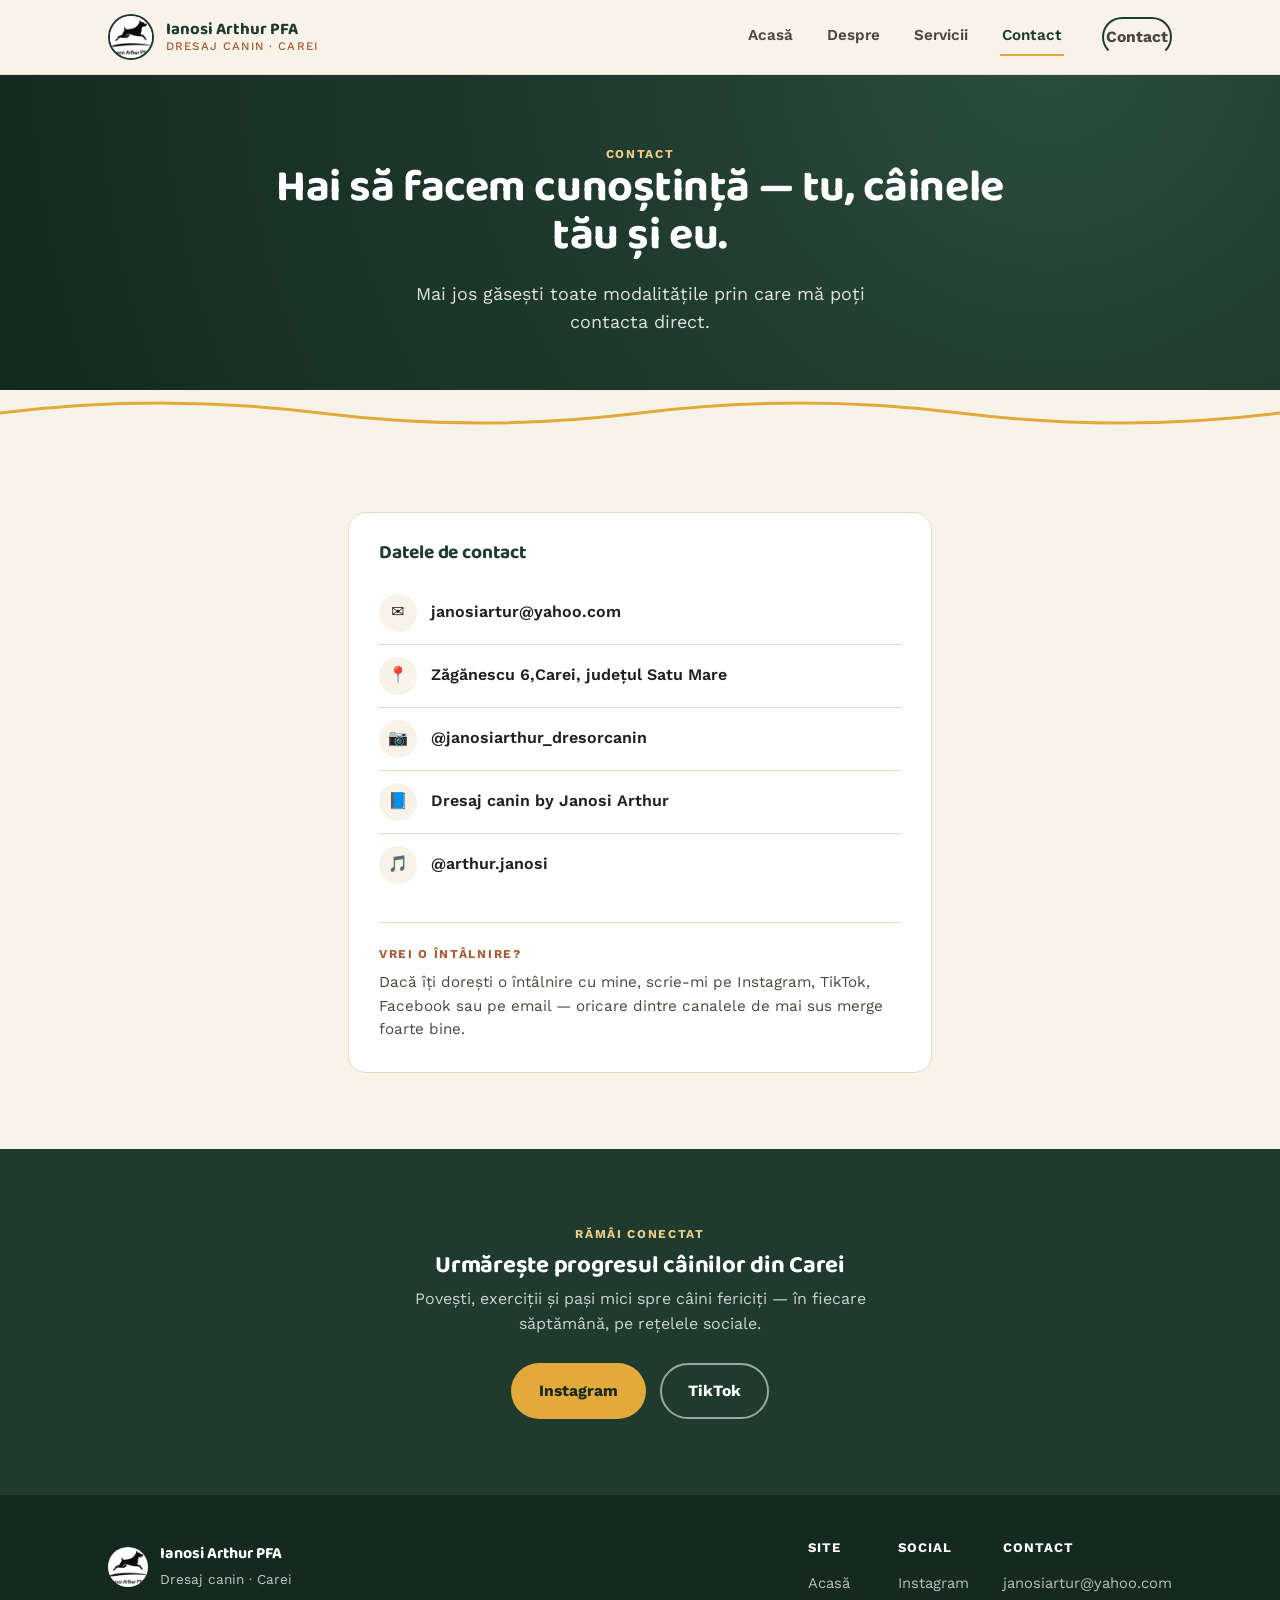
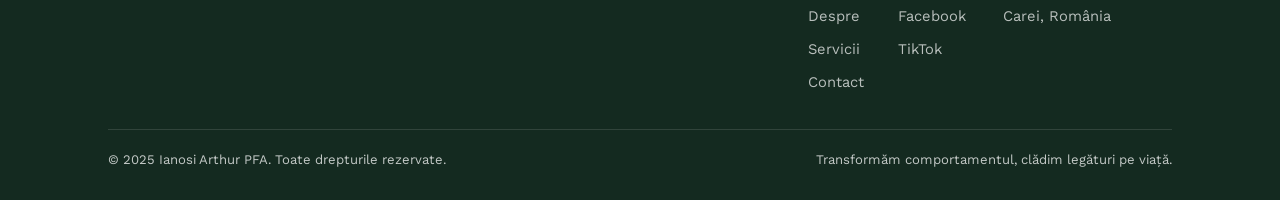
<file: dresaj-canin-site/dresaj-canin/contact.html>
<!DOCTYPE html>
<html lang="ro">
<head>
<meta charset="UTF-8">
<meta name="viewport" content="width=device-width, initial-scale=1.0">
<title>Contact — Ianosi Arthur PFA</title>
<meta name="description" content="Contactează Ianosi Arthur PFA din Carei — email, Instagram, Facebook și TikTok.">
<link rel="icon" href="assets/logo.jpg">
<link rel="stylesheet" href="assets/style.css">
</head>
<body>

<header class="site-header">
  <nav class="nav">
    <a class="brand" href="index.html">
      <img src="assets/logo.jpg" alt="Sigla Ianosi Arthur PFA">
      <span class="brand-name">Ianosi Arthur PFA<span>Dresaj canin · Carei</span></span>
    </a>
    <button class="nav-toggle" aria-label="Deschide meniul">☰</button>
    <div class="nav-links">
      <a href="index.html">Acasă</a>
      <a href="despre.html">Despre</a>
      <a href="servicii.html">Servicii</a>
      <a href="contact.html" class="active">Contact</a>
      <a class="btn btn-outline-dark nav-cta" href="contact.html">Contact</a>
    </div>
  </nav>
</header>

<section class="hero" style="padding:70px 0 54px;">
  <div class="hero-inner" style="grid-template-columns:1fr;">
    <div style="text-align:center; max-width:760px; margin:0 auto;">
      <p class="eyebrow" style="color:var(--gold-soft)">Contact</p>
      <h1 style="font-size:clamp(2rem,4vw,2.8rem);">Hai să facem cunoștință — tu, câinele tău și eu.</h1>
      <p class="lede" style="margin:16px auto 0;">Mai jos găsești toate modalitățile prin care mă poți contacta direct.</p>
    </div>
  </div>
</section>

<svg class="leash" viewBox="0 0 1200 46" preserveAspectRatio="none" aria-hidden="true">
  <path d="M0 23 Q150 3 300 23 T600 23 T900 23 T1200 23" style="stroke:var(--gold)"/>
</svg>

<section>
  <div class="container" style="max-width:640px;">

    <div class="contact-card">
      <h3>Datele de contact</h3>
      <div class="contact-row">
        <div class="mark">✉️</div>
        <a href="mailto:janosiartur@yahoo.com">janosiartur@yahoo.com</a>
      </div>
      <div class="contact-row">
        <div class="mark">📍</div>
        <span>Zăgănescu 6,Carei, județul Satu Mare</span>
      </div>
      <div class="contact-row">
        <div class="mark">📷</div>
        <a href="https://instagram.com/janosiarthur_dresorcanin" target="_blank" rel="noopener">@janosiarthur_dresorcanin</a>
      </div>
      <div class="contact-row">
        <div class="mark">📘</div>
        <a href="https://www.facebook.com/profile.php?id=61578241650599" target="_blank" rel="noopener">Dresaj canin by Janosi Arthur </a>
      </div>
      <div class="contact-row">
        <div class="mark">🎵</div>
        <a href="https://tiktok.com/@arthur.janosi" target="_blank" rel="noopener">@arthur.janosi</a>
      </div>

      <div style="margin-top:26px; padding-top:22px; border-top:1px solid var(--cream-line);">
        <p class="eyebrow" style="margin-bottom:8px;">Vrei o întâlnire?</p>
        <p style="color:var(--ink-soft); font-size:0.95rem;">Dacă îți dorești o întâlnire cu mine, scrie-mi pe Instagram, TikTok, Facebook sau pe email — oricare dintre canalele de mai sus merge foarte bine.</p>
      </div>
    </div>

  </div>
</section>

<section class="on-pine">
  <div class="container" style="text-align:center;">
    <p class="eyebrow" style="color:var(--gold-soft)">Rămâi conectat</p>
    <h2 style="margin:10px 0 8px;">Urmărește progresul câinilor din Carei</h2>
    <p style="color:rgba(255,255,255,0.78); max-width:520px; margin:0 auto 26px;">Povești, exerciții și pași mici spre câini fericiți — în fiecare săptămână, pe rețelele sociale.</p>
    <div class="hero-actions" style="justify-content:center;">
      <a href="https://instagram.com/janosiarthur_dresorcanin" target="_blank" rel="noopener" class="btn btn-gold">Instagram</a>
      <a href="https://tiktok.com/@arthur.janosi" target="_blank" rel="noopener" class="btn btn-outline">TikTok</a>
    </div>
  </div>
</section>

<footer>
  <div class="container">
    <div class="footer-grid">
      <div class="footer-brand">
        <img src="assets/logo.jpg" alt="Sigla Ianosi Arthur PFA">
        <div>
          <strong>Ianosi Arthur PFA</strong><br>
          <span style="font-size:0.85rem;">Dresaj canin · Carei</span>
        </div>
      </div>
      <div class="footer-links">
        <div>
          <h4>Site</h4>
          <a href="index.html">Acasă</a>
          <a href="despre.html">Despre</a>
          <a href="servicii.html">Servicii</a>
          <a href="contact.html">Contact</a>
        </div>
        <div>
          <h4>Social</h4>
          <a href="https://instagram.com/janosiarthur_dresorcanin" target="_blank" rel="noopener">Instagram</a>
          <a href="https://facebook.com" target="_blank" rel="noopener">Facebook</a>
          <a href="https://tiktok.com/@arthur.janosi" target="_blank" rel="noopener">TikTok</a>
        </div>
        <div>
          <h4>Contact</h4>
          <a href="mailto:janosiartur@yahoo.com">janosiartur@yahoo.com</a>
          <a href="#">Carei, România</a>
        </div>
      </div>
    </div>
    <div class="footer-bottom">
      <span>© 2025 Ianosi Arthur PFA. Toate drepturile rezervate.</span>
      <span>Transformăm comportamentul, clădim legături pe viață.</span>
    </div>
  </div>
</footer>

<script src="assets/script.js"></script>
</body>
</html>
</file>
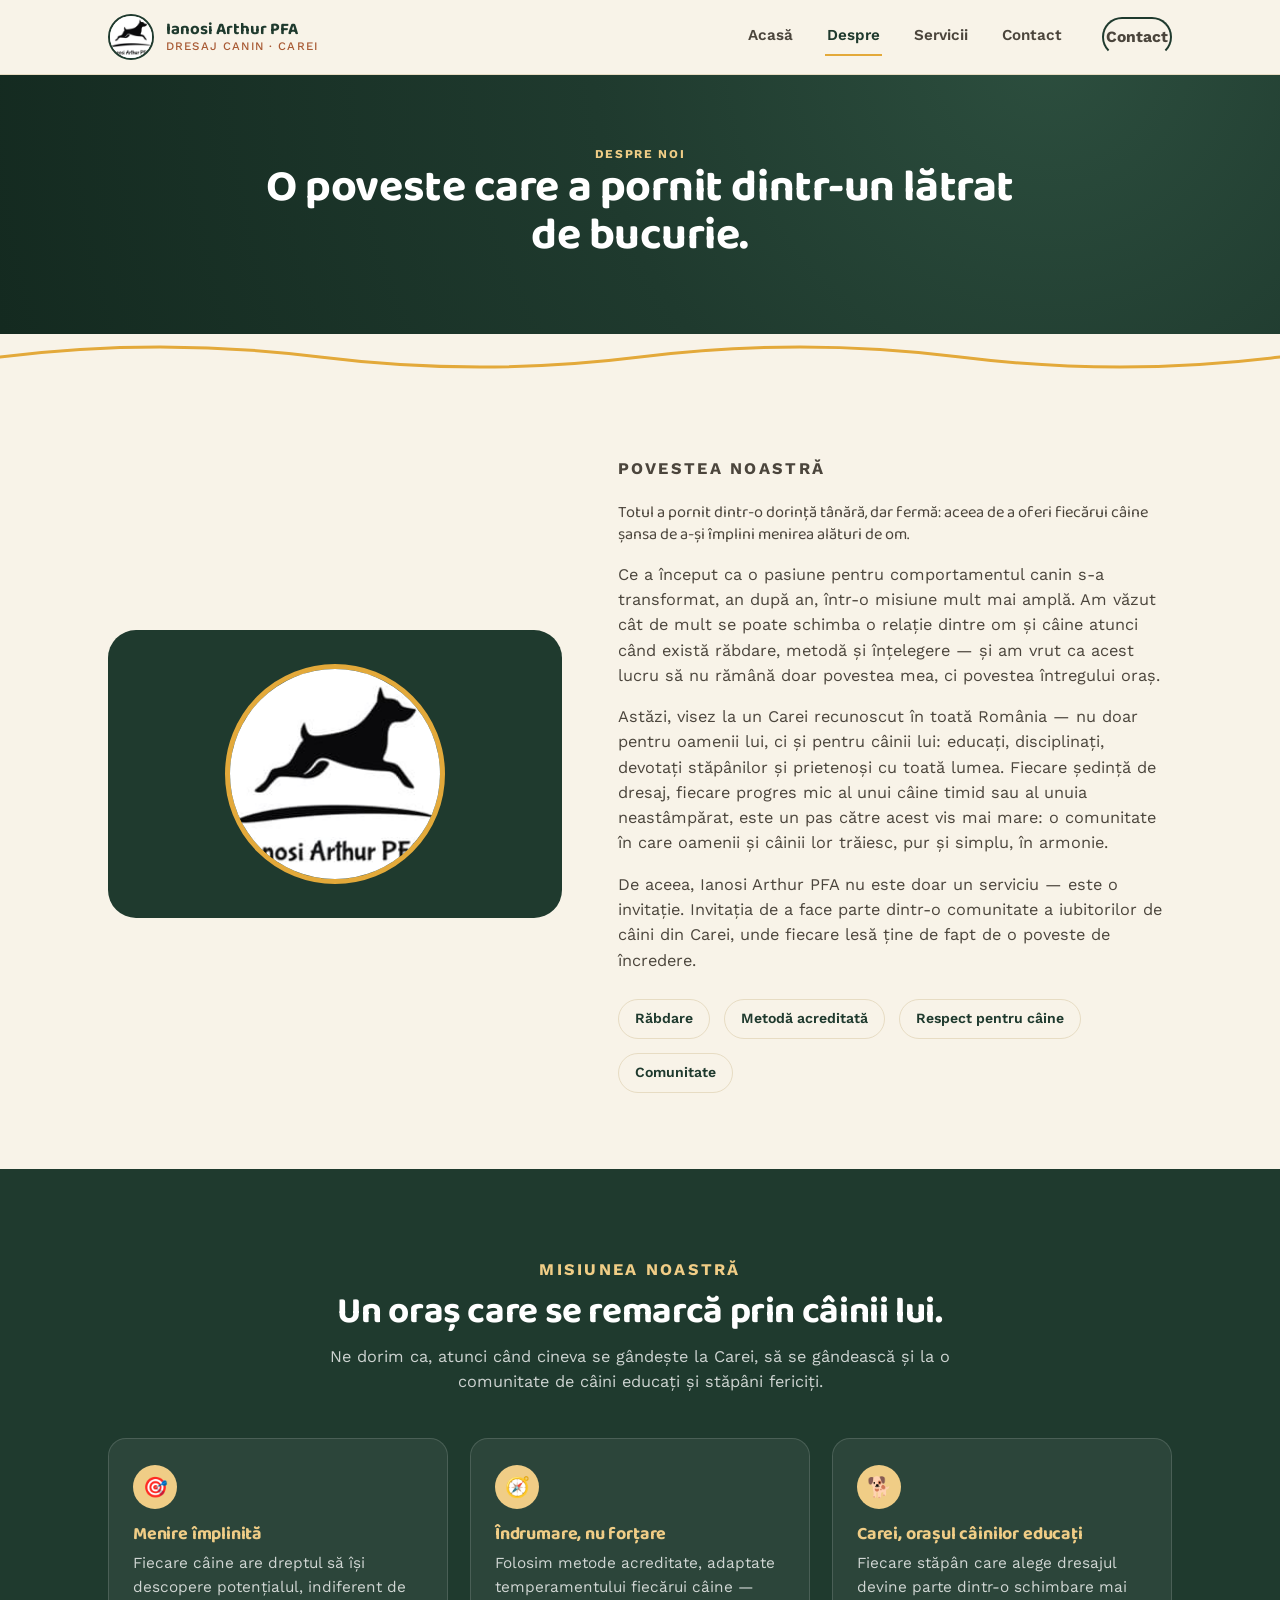
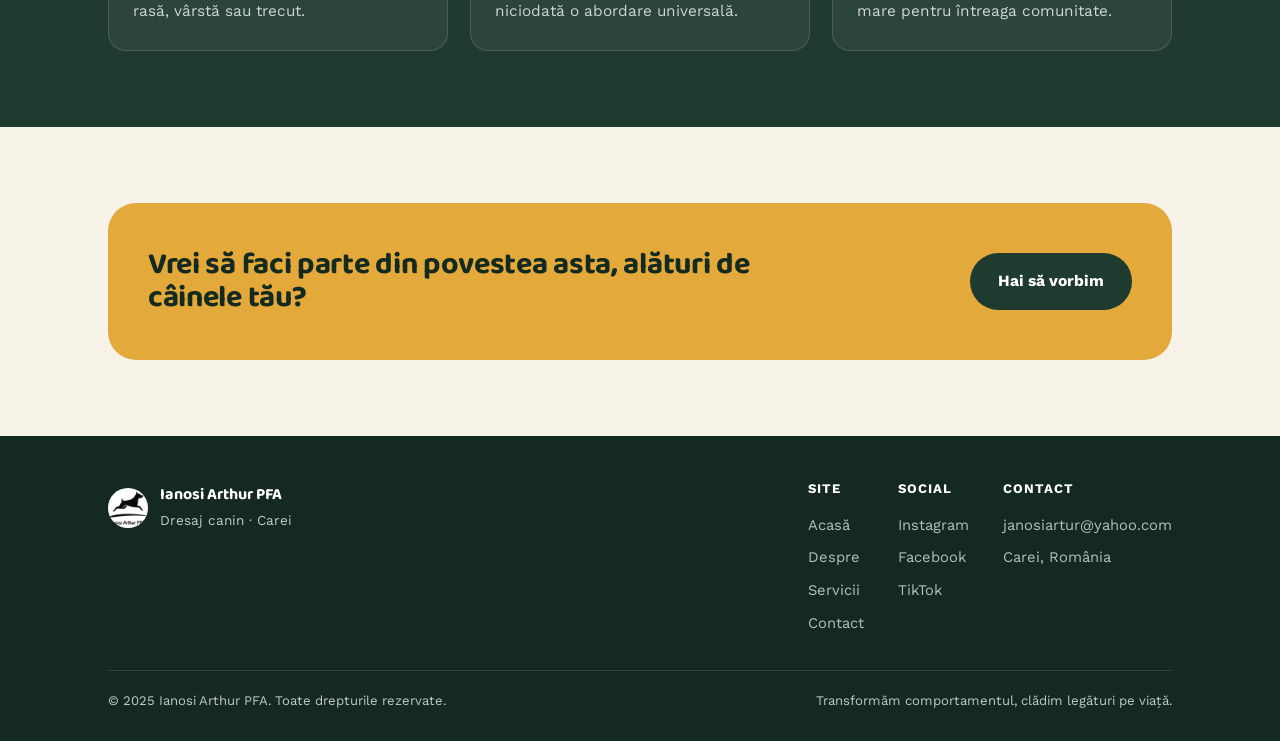
<file: dresaj-canin-site/dresaj-canin/despre.html>
<!DOCTYPE html>
<html lang="ro">
<head>
<meta charset="UTF-8">
<meta name="viewport" content="width=device-width, initial-scale=1.0">
<title>Despre — Ianosi Arthur PFA</title>
<meta name="description" content="Povestea din spatele Ianosi Arthur PFA: o pasiune tânără devenită misiunea de a face din Carei orașul câinilor educați.">
<link rel="icon" href="assets/logo.jpg">
<link rel="stylesheet" href="assets/style.css">
</head>
<body>

<header class="site-header">
  <nav class="nav">
    <a class="brand" href="index.html">
      <img src="assets/logo.jpg" alt="Sigla Ianosi Arthur PFA">
      <span class="brand-name">Ianosi Arthur PFA<span>Dresaj canin · Carei</span></span>
    </a>
    <button class="nav-toggle" aria-label="Deschide meniul">☰</button>
    <div class="nav-links">
      <a href="index.html">Acasă</a>
      <a href="despre.html" class="active">Despre</a>
      <a href="servicii.html">Servicii</a>
      <a href="contact.html">Contact</a>
      <a class="btn btn-outline-dark nav-cta" href="contact.html">Contact</a>
    </div>
  </nav>
</header>

<section class="hero" style="padding:70px 0 54px;">
  <div class="hero-inner" style="grid-template-columns:1fr;">
    <div style="text-align:center; max-width:760px; margin:0 auto;">
      <p class="eyebrow" style="color:var(--gold-soft)">Despre noi</p>
      <h1 style="font-size:clamp(2rem,4vw,2.8rem);">O poveste care a pornit dintr-un lătrat de bucurie.</h1>
    </div>
  </div>
</section>

<svg class="leash" viewBox="0 0 1200 46" preserveAspectRatio="none" aria-hidden="true">
  <path d="M0 23 Q150 3 300 23 T600 23 T900 23 T1200 23" style="stroke:var(--gold)"/>
</svg>

<section>
  <div class="container about-grid">
    <div class="about-portrait">
      <img src="assets/logo.jpg" alt="Sigla Ianosi Arthur PFA">
    </div>
    <div class="about-text">
      <p class="eyebrow">Povestea noastră</p>
      <p class="pull-quote">Totul a pornit dintr-o dorință tânără, dar fermă: aceea de a oferi fiecărui câine șansa de a-și împlini menirea alături de om.</p>
      <p>Ce a început ca o pasiune pentru comportamentul canin s-a transformat, an după an, într-o misiune mult mai amplă. Am văzut cât de mult se poate schimba o relație dintre om și câine atunci când există răbdare, metodă și înțelegere — și am vrut ca acest lucru să nu rămână doar povestea mea, ci povestea întregului oraș.</p>
      <p>Astăzi, visez la un Carei recunoscut în toată România — nu doar pentru oamenii lui, ci și pentru câinii lui: educați, disciplinați, devotați stăpânilor și prietenoși cu toată lumea. Fiecare ședință de dresaj, fiecare progres mic al unui câine timid sau al unuia neastâmpărat, este un pas către acest vis mai mare: o comunitate în care oamenii și câinii lor trăiesc, pur și simplu, în armonie.</p>
      <p>De aceea, Ianosi Arthur PFA nu este doar un serviciu — este o invitație. Invitația de a face parte dintr-o comunitate a iubitorilor de câini din Carei, unde fiecare lesă ține de fapt de o poveste de încredere.</p>
      <div class="values-row">
        <span class="value-pill">Răbdare</span>
        <span class="value-pill">Metodă acreditată</span>
        <span class="value-pill">Respect pentru câine</span>
        <span class="value-pill">Comunitate</span>
      </div>
    </div>
  </div>
</section>

<section class="on-pine">
  <div class="container">
    <div class="section-head" style="margin:0 auto 44px; text-align:center; max-width:640px;">
      <p class="eyebrow" style="color:var(--gold-soft)">Misiunea noastră</p>
      <h2>Un oraș care se remarcă prin câinii lui.</h2>
      <p>Ne dorim ca, atunci când cineva se gândește la Carei, să se gândească și la o comunitate de câini educați și stăpâni fericiți.</p>
    </div>
    <div class="value-grid">
      <div class="value-card" style="background:rgba(255,255,255,0.06); border-color:rgba(255,255,255,0.14);">
        <div class="mark">🎯</div>
        <h3 style="color:var(--gold-soft)">Menire împlinită</h3>
        <p style="color:rgba(255,255,255,0.78)">Fiecare câine are dreptul să își descopere potențialul, indiferent de rasă, vârstă sau trecut.</p>
      </div>
      <div class="value-card" style="background:rgba(255,255,255,0.06); border-color:rgba(255,255,255,0.14);">
        <div class="mark">🧭</div>
        <h3 style="color:var(--gold-soft)">Îndrumare, nu forțare</h3>
        <p style="color:rgba(255,255,255,0.78)">Folosim metode acreditate, adaptate temperamentului fiecărui câine — niciodată o abordare universală.</p>
      </div>
      <div class="value-card" style="background:rgba(255,255,255,0.06); border-color:rgba(255,255,255,0.14);">
        <div class="mark">🐕</div>
        <h3 style="color:var(--gold-soft)">Carei, orașul câinilor educați</h3>
        <p style="color:rgba(255,255,255,0.78)">Fiecare stăpân care alege dresajul devine parte dintr-o schimbare mai mare pentru întreaga comunitate.</p>
      </div>
    </div>
  </div>
</section>

<section>
  <div class="container">
    <div class="cta-band">
      <h2>Vrei să faci parte din povestea asta, alături de câinele tău?</h2>
      <a href="contact.html" class="btn" style="background:var(--pine); color:var(--white);">Hai să vorbim</a>
    </div>
  </div>
</section>

<footer>
  <div class="container">
    <div class="footer-grid">
      <div class="footer-brand">
        <img src="assets/logo.jpg" alt="Sigla Ianosi Arthur PFA">
        <div>
          <strong>Ianosi Arthur PFA</strong><br>
          <span style="font-size:0.85rem;">Dresaj canin · Carei</span>
        </div>
      </div>
      <div class="footer-links">
        <div>
          <h4>Site</h4>
          <a href="index.html">Acasă</a>
          <a href="despre.html">Despre</a>
          <a href="servicii.html">Servicii</a>
          <a href="contact.html">Contact</a>
        </div>
        <div>
          <h4>Social</h4>
          <a href="https://instagram.com/janosiarthur_dresorcanin" target="_blank" rel="noopener">Instagram</a>
          <a href="https://facebook.com" target="_blank" rel="noopener">Facebook</a>
          <a href="https://tiktok.com/@arthur.janosi" target="_blank" rel="noopener">TikTok</a>
        </div>
        <div>
          <h4>Contact</h4>
          <a href="mailto:janosiartur@yahoo.com">janosiartur@yahoo.com</a>
          <a href="#">Carei, România</a>
        </div>
      </div>
    </div>
    <div class="footer-bottom">
      <span>© 2025 Ianosi Arthur PFA. Toate drepturile rezervate.</span>
      <span>Transformăm comportamentul, clădim legături pe viață.</span>
    </div>
  </div>
</footer>

<script src="assets/script.js"></script>
</body>
</html>
</file>
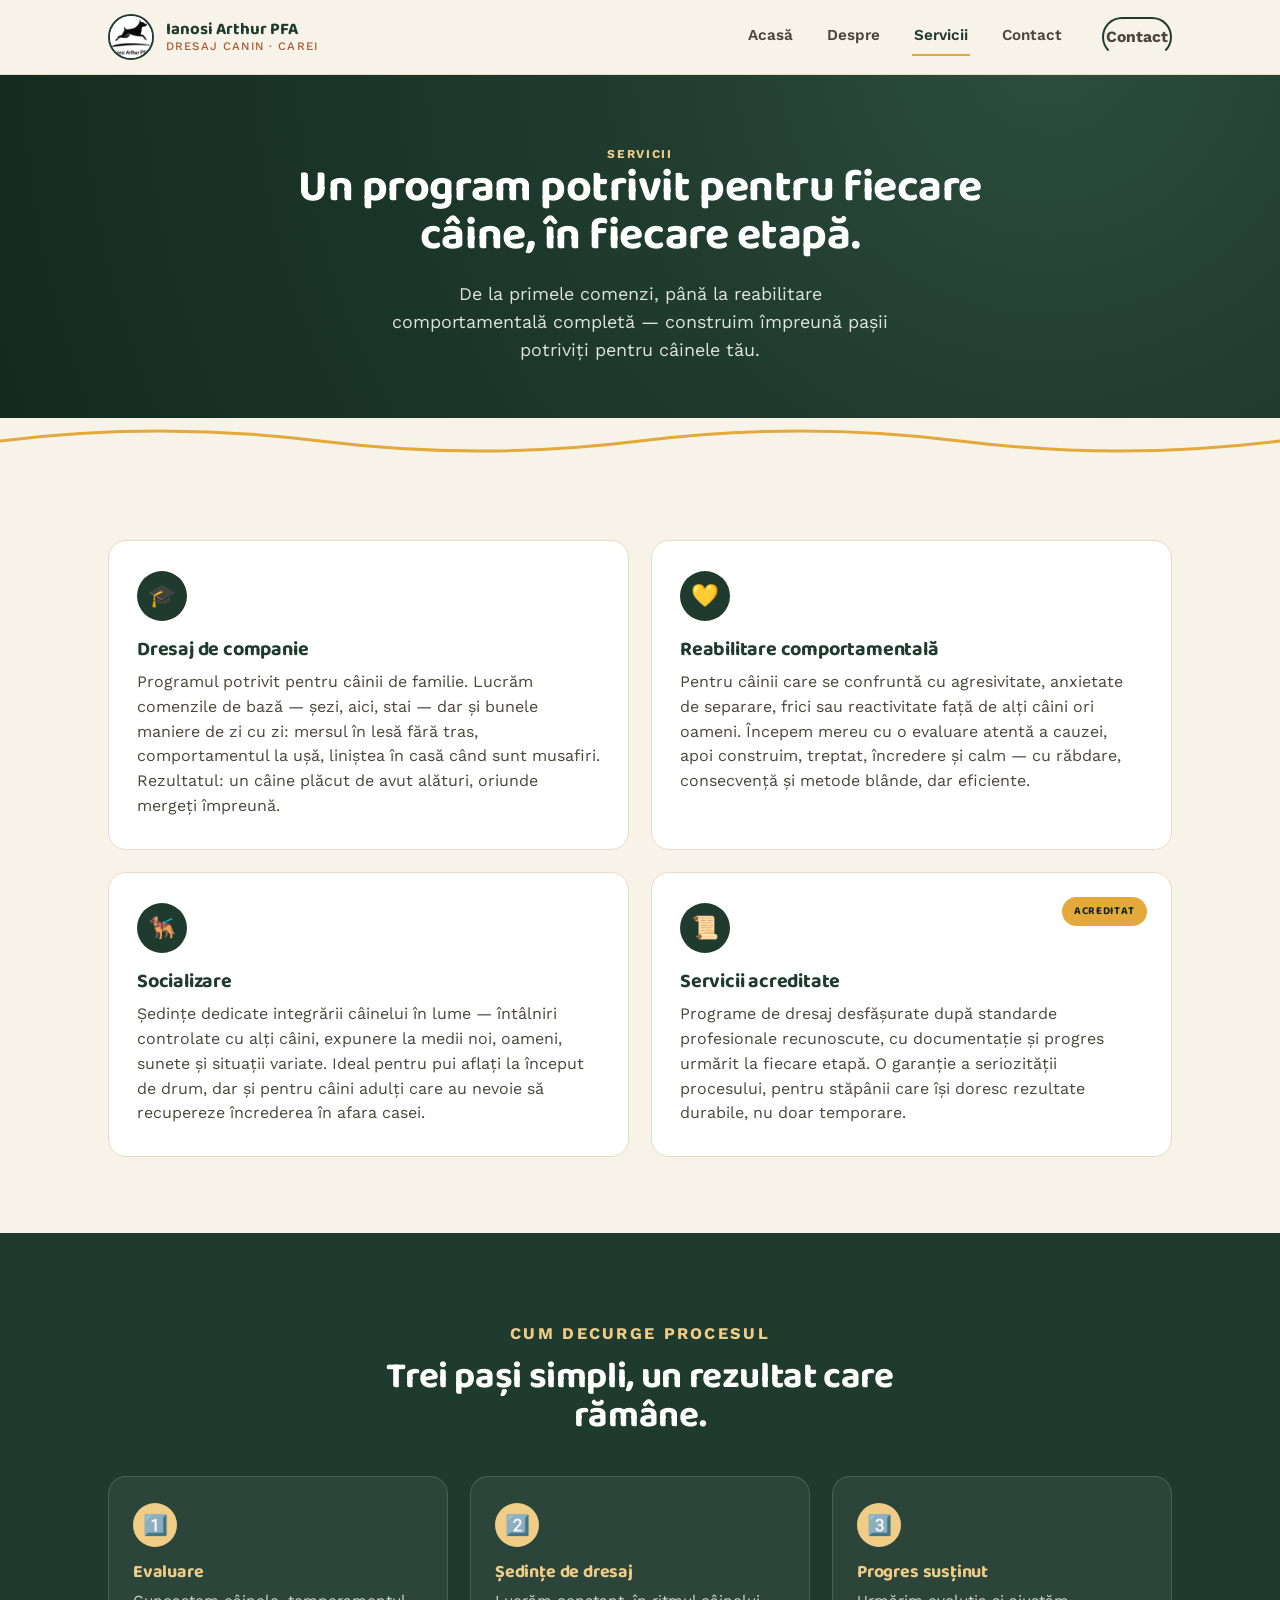
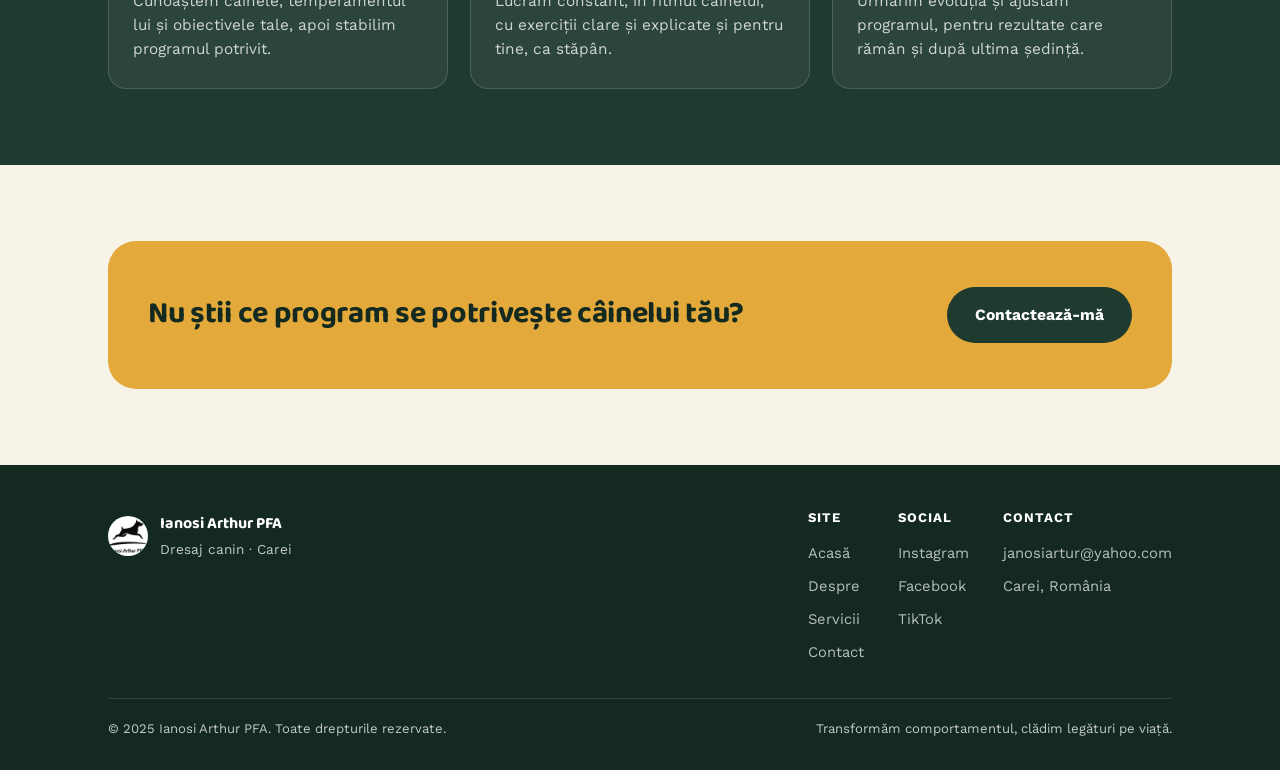
<file: dresaj-canin-site/dresaj-canin/servicii.html>
<!DOCTYPE html>
<html lang="ro">
<head>
<meta charset="UTF-8">
<meta name="viewport" content="width=device-width, initial-scale=1.0">
<title>Servicii — Ianosi Arthur PFA</title>
<meta name="description" content="Servicii de dresaj canin în Carei: dresaj de companie, reabilitare comportamentală, socializare și programe acreditate.">
<link rel="icon" href="assets/logo.jpg">
<link rel="stylesheet" href="assets/style.css">
</head>
<body>

<header class="site-header">
  <nav class="nav">
    <a class="brand" href="index.html">
      <img src="assets/logo.jpg" alt="Sigla Ianosi Arthur PFA">
      <span class="brand-name">Ianosi Arthur PFA<span>Dresaj canin · Carei</span></span>
    </a>
    <button class="nav-toggle" aria-label="Deschide meniul">☰</button>
    <div class="nav-links">
      <a href="index.html">Acasă</a>
      <a href="despre.html">Despre</a>
      <a href="servicii.html" class="active">Servicii</a>
      <a href="contact.html">Contact</a>
      <a class="btn btn-outline-dark nav-cta" href="contact.html">Contact</a>
    </div>
  </nav>
</header>

<section class="hero" style="padding:70px 0 54px;">
  <div class="hero-inner" style="grid-template-columns:1fr;">
    <div style="text-align:center; max-width:760px; margin:0 auto;">
      <p class="eyebrow" style="color:var(--gold-soft)">Servicii</p>
      <h1 style="font-size:clamp(2rem,4vw,2.8rem);">Un program potrivit pentru fiecare câine, în fiecare etapă.</h1>
      <p class="lede" style="margin:16px auto 0;">De la primele comenzi, până la reabilitare comportamentală completă — construim împreună pașii potriviți pentru câinele tău.</p>
    </div>
  </div>
</section>

<svg class="leash" viewBox="0 0 1200 46" preserveAspectRatio="none" aria-hidden="true">
  <path d="M0 23 Q150 3 300 23 T600 23 T900 23 T1200 23" style="stroke:var(--gold)"/>
</svg>

<section>
  <div class="container">
    <div class="service-grid">
      <div class="service-card">
        <div class="mark">🎓</div>
        <h3>Dresaj de companie</h3>
        <p>Programul potrivit pentru câinii de familie. Lucrăm comenzile de bază — șezi, aici, stai — dar și bunele maniere de zi cu zi: mersul în lesă fără tras, comportamentul la ușă, liniștea în casă când sunt musafiri. Rezultatul: un câine plăcut de avut alături, oriunde mergeți împreună.</p>
      </div>
      <div class="service-card">
        <div class="mark">💛</div>
        <h3>Reabilitare comportamentală</h3>
        <p>Pentru câinii care se confruntă cu agresivitate, anxietate de separare, frici sau reactivitate față de alți câini ori oameni. Începem mereu cu o evaluare atentă a cauzei, apoi construim, treptat, încredere și calm — cu răbdare, consecvență și metode blânde, dar eficiente.</p>
      </div>
      <div class="service-card">
        <div class="mark">🐕‍🦺</div>
        <h3>Socializare</h3>
        <p>Ședințe dedicate integrării câinelui în lume — întâlniri controlate cu alți câini, expunere la medii noi, oameni, sunete și situații variate. Ideal pentru pui aflați la început de drum, dar și pentru câini adulți care au nevoie să recupereze încrederea în afara casei.</p>
      </div>
      <div class="service-card">
        <span class="badge-acreditat">Acreditat</span>
        <div class="mark">📜</div>
        <h3>Servicii acreditate</h3>
        <p>Programe de dresaj desfășurate după standarde profesionale recunoscute, cu documentație și progres urmărit la fiecare etapă. O garanție a seriozității procesului, pentru stăpânii care își doresc rezultate durabile, nu doar temporare.</p>
      </div>
    </div>
  </div>
</section>

<section class="on-pine">
  <div class="container">
    <div class="section-head" style="text-align:center; margin:0 auto 40px; max-width:620px;">
      <p class="eyebrow" style="color:var(--gold-soft)">Cum decurge procesul</p>
      <h2>Trei pași simpli, un rezultat care rămâne.</h2>
    </div>
    <div class="value-grid">
      <div class="value-card" style="background:rgba(255,255,255,0.06); border-color:rgba(255,255,255,0.14);">
        <div class="mark">1️⃣</div>
        <h3 style="color:var(--gold-soft)">Evaluare</h3>
        <p style="color:rgba(255,255,255,0.78)">Cunoaștem câinele, temperamentul lui și obiectivele tale, apoi stabilim programul potrivit.</p>
      </div>
      <div class="value-card" style="background:rgba(255,255,255,0.06); border-color:rgba(255,255,255,0.14);">
        <div class="mark">2️⃣</div>
        <h3 style="color:var(--gold-soft)">Ședințe de dresaj</h3>
        <p style="color:rgba(255,255,255,0.78)">Lucrăm constant, în ritmul câinelui, cu exerciții clare și explicate și pentru tine, ca stăpân.</p>
      </div>
      <div class="value-card" style="background:rgba(255,255,255,0.06); border-color:rgba(255,255,255,0.14);">
        <div class="mark">3️⃣</div>
        <h3 style="color:var(--gold-soft)">Progres susținut</h3>
        <p style="color:rgba(255,255,255,0.78)">Urmărim evoluția și ajustăm programul, pentru rezultate care rămân și după ultima ședință.</p>
      </div>
    </div>
  </div>
</section>

<section>
  <div class="container">
    <div class="cta-band">
      <h2>Nu știi ce program se potrivește câinelui tău?</h2>
      <a href="contact.html" class="btn" style="background:var(--pine); color:var(--white);">Contactează-mă</a>
    </div>
  </div>
</section>

<footer>
  <div class="container">
    <div class="footer-grid">
      <div class="footer-brand">
        <img src="assets/logo.jpg" alt="Sigla Ianosi Arthur PFA">
        <div>
          <strong>Ianosi Arthur PFA</strong><br>
          <span style="font-size:0.85rem;">Dresaj canin · Carei</span>
        </div>
      </div>
      <div class="footer-links">
        <div>
          <h4>Site</h4>
          <a href="index.html">Acasă</a>
          <a href="despre.html">Despre</a>
          <a href="servicii.html">Servicii</a>
          <a href="contact.html">Contact</a>
        </div>
        <div>
          <h4>Social</h4>
          <a href="https://instagram.com/janosiarthur_dresorcanin" target="_blank" rel="noopener">Instagram</a>
          <a href="https://facebook.com" target="_blank" rel="noopener">Facebook</a>
          <a href="https://tiktok.com/@arthur.janosi" target="_blank" rel="noopener">TikTok</a>
        </div>
        <div>
          <h4>Contact</h4>
          <a href="mailto:janosiartur@yahoo.com">janosiartur@yahoo.com</a>
          <a href="#">Carei, România</a>
        </div>
      </div>
    </div>
    <div class="footer-bottom">
      <span>© 2025 Ianosi Arthur PFA. Toate drepturile rezervate.</span>
      <span>Transformăm comportamentul, clădim legături pe viață.</span>
    </div>
  </div>
</footer>

<script src="assets/script.js"></script>
</body>
</html>
</file>
<file: assets/style.css>
/* ============================================================
   Dresaj canin by Janosi Arthur — design system
   Pine green + gold + rust, playful rounded display type,
   "leash line" as the signature motif.
   ============================================================ */

@import url('https://fonts.googleapis.com/css2?family=Baloo+2:wght@500;600;700;800&family=Work+Sans:wght@400;500;600;700&display=swap');

:root{
  --pine:        #1F3A2E;
  --pine-deep:   #142A20;
  --pine-mid:    #2C4E3E;
  --gold:        #E3A93A;
  --gold-soft:   #F0CD86;
  --cream:       #F8F3E8;
  --cream-line:  #E7DCC3;
  --rust:        #A85A34;
  --ink:         #221F1B;
  --ink-soft:    #4B453C;
  --white:       #FFFFFF;

  --display: 'Baloo 2', system-ui, sans-serif;
  --body: 'Work Sans', system-ui, sans-serif;

  --radius-lg: 28px;
  --radius-md: 18px;
  --radius-sm: 10px;
}

*{box-sizing:border-box; margin:0; padding:0;}

html{scroll-behavior:smooth;}

body{
  font-family: var(--body);
  color: var(--ink);
  background: var(--cream);
  line-height: 1.55;
  -webkit-font-smoothing: antialiased;
}

img{max-width:100%; display:block;}

a{color:inherit; text-decoration:none;}

h1,h2,h3,h4{
  font-family: var(--display);
  font-weight: 700;
  line-height: 1.08;
  letter-spacing: -0.01em;
}

.eyebrow{
  font-family: var(--body);
  font-weight: 700;
  text-transform: uppercase;
  letter-spacing: 0.14em;
  font-size: 0.75rem;
  color: var(--rust);
}

.container{
  max-width: 1120px;
  margin: 0 auto;
  padding: 0 28px;
}

/* ---------- Buttons ---------- */
.btn{
  display: inline-flex;
  align-items: center;
  gap: 8px;
  font-family: var(--body);
  font-weight: 700;
  font-size: 0.98rem;
  padding: 14px 26px;
  border-radius: 999px;
  border: 2px solid transparent;
  cursor: pointer;
  transition: transform .15s ease, box-shadow .15s ease, background .15s ease, color .15s ease;
}
.btn-gold{
  background: var(--gold);
  color: var(--pine-deep);
}
.btn-gold:hover{ transform: translateY(-2px); box-shadow: 0 10px 24px rgba(227,169,58,0.35); }
.btn-outline{
  background: transparent;
  border-color: rgba(255,255,255,0.55);
  color: var(--white);
}
.btn-outline:hover{ background: rgba(255,255,255,0.12); transform: translateY(-2px); }
.btn-outline-dark{
  background: transparent;
  border-color: var(--pine);
  color: var(--pine);
}
.btn-outline-dark:hover{ background: var(--pine); color: var(--white); transform: translateY(-2px); }

/* ---------- Nav ---------- */
.site-header{
  position: sticky;
  top: 0;
  z-index: 50;
  background: var(--cream);
  border-bottom: 1px solid var(--cream-line);
}
.nav{
  display: flex;
  align-items: center;
  justify-content: space-between;
  padding: 14px 28px;
  max-width: 1120px;
  margin: 0 auto;
}
.brand{
  display: flex;
  align-items: center;
  gap: 12px;
}
.brand img{
  width: 46px;
  height: 46px;
  border-radius: 50%;
  object-fit: cover;
  border: 2px solid var(--pine);
}
.brand-name{
  font-family: var(--display);
  font-weight: 700;
  font-size: 1.05rem;
  color: var(--pine);
  line-height: 1.1;
}
.brand-name span{
  display:block;
  font-family: var(--body);
  font-weight: 500;
  font-size: 0.72rem;
  text-transform: uppercase;
  letter-spacing: 0.1em;
  color: var(--rust);
}
.nav-links{
  display: flex;
  align-items: center;
  gap: 30px;
  font-weight: 600;
  font-size: 0.95rem;
}
.nav-links a{
  color: var(--ink-soft);
  padding: 6px 2px;
  border-bottom: 2px solid transparent;
  transition: color .15s ease, border-color .15s ease;
}
.nav-links a:hover, .nav-links a.active{
  color: var(--pine);
  border-color: var(--gold);
}
.nav-cta{
  margin-left: 8px;
}
.nav-toggle{ display:none; }

@media (max-width: 780px){
  .nav-links{
    position: fixed;
    inset: 68px 0 auto 0;
    background: var(--cream);
    flex-direction: column;
    align-items: flex-start;
    gap: 4px;
    padding: 14px 28px 22px;
    border-bottom: 1px solid var(--cream-line);
    transform: translateY(-130%);
    transition: transform .25s ease;
  }
  .nav-links.open{ transform: translateY(0); }
  .nav-links a{ padding: 10px 0; width: 100%; }
  .nav-toggle{
    display: inline-flex;
    align-items: center;
    justify-content: center;
    width: 42px; height: 42px;
    border-radius: 50%;
    border: 2px solid var(--pine);
    background: transparent;
    font-size: 1.2rem;
    color: var(--pine);
    cursor: pointer;
  }
}

/* ---------- Hero ---------- */
.hero{
  background: radial-gradient(circle at 82% -10%, var(--pine-mid) 0%, var(--pine) 42%, var(--pine-deep) 100%);
  color: var(--white);
  padding: 88px 0 60px;
  position: relative;
  overflow: hidden;
}
.hero-inner{
  max-width: 1120px;
  margin: 0 auto;
  padding: 0 28px;
  display: grid;
  grid-template-columns: 1.15fr 0.85fr;
  gap: 48px;
  align-items: center;
}
.hero h1{
  font-size: clamp(2.3rem, 4.6vw, 3.4rem);
  margin-bottom: 20px;
}
.hero h1 em{
  font-style: normal;
  color: var(--gold);
}
.hero p.lede{
  font-size: 1.12rem;
  color: rgba(255,255,255,0.86);
  max-width: 46ch;
  margin-bottom: 30px;
}
.hero-actions{ display:flex; gap: 14px; flex-wrap: wrap; }
.hero-portrait{
  position: relative;
  display:flex;
  justify-content:center;
}
.hero-portrait img{
  width: min(320px, 90%);
  border-radius: 50%;
  border: 6px solid rgba(227,169,58,0.85);
  box-shadow: 0 30px 60px rgba(0,0,0,0.35);
}
.hero-badge{
  position:absolute;
  bottom: -6px;
  right: 10%;
  background: var(--gold);
  color: var(--pine-deep);
  font-family: var(--display);
  font-weight: 700;
  font-size: 0.8rem;
  padding: 10px 16px;
  border-radius: 999px;
  box-shadow: 0 10px 22px rgba(0,0,0,0.25);
  transform: rotate(-6deg);
}

/* leash-line divider — signature motif */
.leash{
  display:block;
  width:100%;
  height: 46px;
  margin: 0;
}
.leash path{
  fill:none;
  stroke: var(--gold);
  stroke-width: 3;
  stroke-linecap: round;
}
.leash.on-cream path{ stroke: var(--rust); opacity: 0.55; }

/* ---------- Sections ---------- */
section{ padding: 76px 0; }
.section-head{
  max-width: 640px;
  margin-bottom: 44px;
}
.section-head h2{
  font-size: clamp(1.7rem, 3vw, 2.3rem);
  margin-top: 10px;
  color: var(--pine);
}
.section-head p{
  color: var(--ink-soft);
  margin-top: 12px;
  font-size: 1.02rem;
}
.on-pine{ background: var(--pine); color: var(--white); }
.on-pine .section-head h2{ color: var(--white); }
.on-pine .section-head p{ color: rgba(255,255,255,0.78); }

/* value strip */
.value-grid{
  display: grid;
  grid-template-columns: repeat(3, 1fr);
  gap: 22px;
}
.value-card{
  background: var(--white);
  border: 1px solid var(--cream-line);
  border-radius: var(--radius-md);
  padding: 26px 24px;
}
.value-card .mark{
  width: 44px; height: 44px;
  border-radius: 50%;
  background: var(--gold-soft);
  display:flex; align-items:center; justify-content:center;
  margin-bottom: 16px;
  font-size: 1.25rem;
}
.value-card h3{
  font-size: 1.12rem;
  color: var(--pine);
  margin-bottom: 8px;
}
.value-card p{ color: var(--ink-soft); font-size: 0.96rem; }

/* service cards */
.service-grid{
  display: grid;
  grid-template-columns: repeat(2, 1fr);
  gap: 22px;
}
.service-card{
  background: var(--white);
  border-radius: var(--radius-md);
  border: 1px solid var(--cream-line);
  padding: 30px 28px;
  position: relative;
  transition: box-shadow .18s ease, transform .18s ease;
}
.service-card:hover{ transform: translateY(-3px); box-shadow: 0 18px 34px rgba(31,58,46,0.12); }
.service-card .mark{
  width: 50px; height: 50px;
  border-radius: 50%;
  background: var(--pine);
  color: var(--gold-soft);
  display:flex; align-items:center; justify-content:center;
  font-size: 1.4rem;
  margin-bottom: 18px;
}
.service-card h3{
  color: var(--pine);
  font-size: 1.24rem;
  margin-bottom: 10px;
}
.service-card p{ color: var(--ink-soft); }
.badge-acreditat{
  position:absolute;
  top: 24px; right: 24px;
  background: var(--gold);
  color: var(--pine-deep);
  font-family: var(--display);
  font-weight: 700;
  font-size: 0.68rem;
  text-transform: uppercase;
  letter-spacing: 0.06em;
  padding: 6px 12px;
  border-radius: 999px;
}

/* about */
.about-grid{
  display:grid;
  grid-template-columns: 0.9fr 1.1fr;
  gap: 56px;
  align-items:center;
}
.about-portrait{
  background: var(--pine);
  border-radius: var(--radius-lg);
  padding: 34px;
  display:flex;
  align-items:center;
  justify-content:center;
}
.about-portrait img{
  border-radius: 50%;
  width: 220px;
  border: 5px solid var(--gold);
}
.pull-quote{
  font-family: var(--display);
  font-size: clamp(1.3rem, 2.4vw, 1.7rem);
  color: var(--pine);
  line-height: 1.35;
  margin: 20px 0 22px;
}
.about-text p{
  color: var(--ink-soft);
  margin-bottom: 16px;
  font-size: 1.02rem;
}
.values-row{
  display:flex;
  gap: 14px;
  flex-wrap: wrap;
  margin-top: 26px;
}
.value-pill{
  background: var(--cream);
  border: 1px solid var(--cream-line);
  padding: 8px 16px;
  border-radius: 999px;
  font-weight: 600;
  font-size: 0.88rem;
  color: var(--pine);
}

/* pricing */
.price-grid{
  display:grid;
  grid-template-columns: repeat(3, 1fr);
  gap: 22px;
  align-items: stretch;
}
.price-card{
  background: var(--white);
  border: 1px solid var(--cream-line);
  border-radius: var(--radius-md);
  padding: 32px 28px;
  display:flex;
  flex-direction:column;
}
.price-card.featured{
  background: var(--pine);
  color: var(--white);
  border-color: var(--pine);
  transform: scale(1.03);
  box-shadow: 0 24px 40px rgba(20,42,32,0.25);
}
.price-card .tag{
  font-family: var(--display);
  font-weight: 700;
  font-size: 1.1rem;
  margin-bottom: 6px;
}
.price-card.featured .tag{ color: var(--gold-soft); }
.price-card .amount{
  font-family: var(--display);
  font-size: 2.1rem;
  color: var(--rust);
  margin: 10px 0 4px;
}
.price-card.featured .amount{ color: var(--gold); }
.price-card .amount small{
  font-family: var(--body);
  font-size: 0.9rem;
  font-weight: 500;
  color: var(--ink-soft);
}
.price-card.featured .amount small{ color: rgba(255,255,255,0.7); }
.price-card ul{
  list-style: none;
  margin: 18px 0 26px;
  flex-grow: 1;
}
.price-card ul li{
  padding: 8px 0;
  border-top: 1px solid var(--cream-line);
  font-size: 0.94rem;
  color: var(--ink-soft);
}
.price-card.featured ul li{ border-color: rgba(255,255,255,0.18); color: rgba(255,255,255,0.85); }
.price-card ul li:first-child{ border-top: none; }
.price-note{
  margin-top: 30px;
  color: var(--ink-soft);
  font-size: 0.92rem;
  text-align:center;
}

/* CTA band */
.cta-band{
  background: var(--gold);
  border-radius: var(--radius-lg);
  padding: 46px 40px;
  display:flex;
  align-items:center;
  justify-content:space-between;
  gap: 24px;
  flex-wrap: wrap;
}
.cta-band h2{
  color: var(--pine-deep);
  font-size: clamp(1.4rem, 2.6vw, 1.9rem);
  max-width: 34ch;
}

/* contact */
.contact-grid{
  display:grid;
  grid-template-columns: 1fr 1fr;
  gap: 40px;
}
.contact-card{
  background: var(--white);
  border: 1px solid var(--cream-line);
  border-radius: var(--radius-md);
  padding: 30px;
}
.contact-card h3{ color: var(--pine); margin-bottom: 18px; font-size: 1.2rem;}
.contact-row{
  display:flex;
  align-items:center;
  gap: 14px;
  padding: 12px 0;
  border-top: 1px solid var(--cream-line);
}
.contact-row:first-of-type{ border-top:none; }
.contact-row .mark{
  width: 38px; height: 38px;
  border-radius: 50%;
  background: var(--cream);
  display:flex; align-items:center; justify-content:center;
  flex-shrink:0;
  font-size: 1rem;
}
.contact-row a, .contact-row span{ font-weight:600; color: var(--ink); }

form.contact-form{ display:flex; flex-direction:column; gap: 14px; }
.contact-form label{
  font-size: 0.82rem;
  font-weight: 700;
  text-transform: uppercase;
  letter-spacing: 0.06em;
  color: var(--rust);
  margin-bottom: 6px;
  display:block;
}
.contact-form input, .contact-form textarea{
  width:100%;
  padding: 13px 14px;
  border-radius: var(--radius-sm);
  border: 1px solid var(--cream-line);
  font-family: var(--body);
  font-size: 0.96rem;
  background: var(--cream);
  color: var(--ink);
}
.contact-form textarea{ min-height: 110px; resize: vertical; }
.contact-form input:focus, .contact-form textarea:focus{
  outline: 2px solid var(--gold);
  outline-offset: 1px;
}

/* footer */
footer{
  background: var(--pine-deep);
  color: rgba(255,255,255,0.75);
  padding: 46px 0 30px;
}
.footer-grid{
  display:flex;
  justify-content:space-between;
  align-items:flex-start;
  flex-wrap: wrap;
  gap: 30px;
  margin-bottom: 30px;
}
.footer-brand{ display:flex; align-items:center; gap:12px; }
.footer-brand img{ width:40px; height:40px; border-radius:50%; }
.footer-brand strong{ color: var(--white); font-family: var(--display); }
.footer-links{ display:flex; gap: 34px; flex-wrap: wrap; }
.footer-links div h4{
  color: var(--white);
  font-family: var(--body);
  font-size: 0.82rem;
  text-transform: uppercase;
  letter-spacing: 0.08em;
  margin-bottom: 12px;
}
.footer-links a{
  display:block;
  padding: 5px 0;
  font-size: 0.92rem;
  color: rgba(255,255,255,0.7);
}
.footer-links a:hover{ color: var(--gold); }
.footer-bottom{
  border-top: 1px solid rgba(255,255,255,0.12);
  padding-top: 20px;
  font-size: 0.82rem;
  display:flex;
  justify-content:space-between;
  flex-wrap:wrap;
  gap: 10px;
}

/* focus visibility */
a:focus-visible, button:focus-visible, input:focus-visible, textarea:focus-visible{
  outline: 3px solid var(--gold);
  outline-offset: 2px;
}

/* reduced motion */
@media (prefers-reduced-motion: reduce){
  html{ scroll-behavior:auto; }
  .btn, .service-card, .nav-links{ transition:none; }
}

/* responsive */
@media (max-width: 900px){
  .hero-inner{ grid-template-columns: 1fr; text-align:center; }
  .hero-actions{ justify-content:center; }
  .hero-portrait{ order:-1; }
  .about-grid{ grid-template-columns: 1fr; }
  .about-portrait{ order:-1; }
  .value-grid, .service-grid, .price-grid, .contact-grid{ grid-template-columns: 1fr; }
  .price-card.featured{ transform:none; }
  .cta-band{ flex-direction:column; align-items:flex-start; }
}
</file>
<file: dresaj-canin-site/dresaj-canin/assets/style.css>
/* ============================================================
   Dresaj canin by Janosi Arthur — design system
   Pine green + gold + rust, playful rounded display type,
   "leash line" as the signature motif.
   ============================================================ */

@import url('https://fonts.googleapis.com/css2?family=Baloo+2:wght@500;600;700;800&family=Work+Sans:wght@400;500;600;700&display=swap');

:root{
  --pine:        #1F3A2E;
  --pine-deep:   #142A20;
  --pine-mid:    #2C4E3E;
  --gold:        #E3A93A;
  --gold-soft:   #F0CD86;
  --cream:       #F8F3E8;
  --cream-line:  #E7DCC3;
  --rust:        #A85A34;
  --ink:         #221F1B;
  --ink-soft:    #4B453C;
  --white:       #FFFFFF;

  --display: 'Baloo 2', system-ui, sans-serif;
  --body: 'Work Sans', system-ui, sans-serif;

  --radius-lg: 28px;
  --radius-md: 18px;
  --radius-sm: 10px;
}

*{box-sizing:border-box; margin:0; padding:0;}

html{scroll-behavior:smooth;}

body{
  font-family: var(--body);
  color: var(--ink);
  background: var(--cream);
  line-height: 1.55;
  -webkit-font-smoothing: antialiased;
}

img{max-width:100%; display:block;}

a{color:inherit; text-decoration:none;}

h1,h2,h3,h4{
  font-family: var(--display);
  font-weight: 700;
  line-height: 1.08;
  letter-spacing: -0.01em;
}

.eyebrow{
  font-family: var(--body);
  font-weight: 700;
  text-transform: uppercase;
  letter-spacing: 0.14em;
  font-size: 0.75rem;
  color: var(--rust);
}

.container{
  max-width: 1120px;
  margin: 0 auto;
  padding: 0 28px;
}

/* ---------- Buttons ---------- */
.btn{
  display: inline-flex;
  align-items: center;
  gap: 8px;
  font-family: var(--body);
  font-weight: 700;
  font-size: 0.98rem;
  padding: 14px 26px;
  border-radius: 999px;
  border: 2px solid transparent;
  cursor: pointer;
  transition: transform .15s ease, box-shadow .15s ease, background .15s ease, color .15s ease;
}
.btn-gold{
  background: var(--gold);
  color: var(--pine-deep);
}
.btn-gold:hover{ transform: translateY(-2px); box-shadow: 0 10px 24px rgba(227,169,58,0.35); }
.btn-outline{
  background: transparent;
  border-color: rgba(255,255,255,0.55);
  color: var(--white);
}
.btn-outline:hover{ background: rgba(255,255,255,0.12); transform: translateY(-2px); }
.btn-outline-dark{
  background: transparent;
  border-color: var(--pine);
  color: var(--pine);
}
.btn-outline-dark:hover{ background: var(--pine); color: var(--white); transform: translateY(-2px); }

/* ---------- Nav ---------- */
.site-header{
  position: sticky;
  top: 0;
  z-index: 50;
  background: var(--cream);
  border-bottom: 1px solid var(--cream-line);
}
.nav{
  display: flex;
  align-items: center;
  justify-content: space-between;
  padding: 14px 28px;
  max-width: 1120px;
  margin: 0 auto;
}
.brand{
  display: flex;
  align-items: center;
  gap: 12px;
}
.brand img{
  width: 46px;
  height: 46px;
  border-radius: 50%;
  object-fit: cover;
  border: 2px solid var(--pine);
}
.brand-name{
  font-family: var(--display);
  font-weight: 700;
  font-size: 1.05rem;
  color: var(--pine);
  line-height: 1.1;
}
.brand-name span{
  display:block;
  font-family: var(--body);
  font-weight: 500;
  font-size: 0.72rem;
  text-transform: uppercase;
  letter-spacing: 0.1em;
  color: var(--rust);
}
.nav-links{
  display: flex;
  align-items: center;
  gap: 30px;
  font-weight: 600;
  font-size: 0.95rem;
}
.nav-links a{
  color: var(--ink-soft);
  padding: 6px 2px;
  border-bottom: 2px solid transparent;
  transition: color .15s ease, border-color .15s ease;
}
.nav-links a:hover, .nav-links a.active{
  color: var(--pine);
  border-color: var(--gold);
}
.nav-cta{
  margin-left: 8px;
}
.nav-toggle{ display:none; }

@media (max-width: 780px){
  .nav-links{
    position: fixed;
    inset: 68px 0 auto 0;
    background: var(--cream);
    flex-direction: column;
    align-items: flex-start;
    gap: 4px;
    padding: 14px 28px 22px;
    border-bottom: 1px solid var(--cream-line);
    transform: translateY(-130%);
    transition: transform .25s ease;
  }
  .nav-links.open{ transform: translateY(0); }
  .nav-links a{ padding: 10px 0; width: 100%; }
  .nav-toggle{
    display: inline-flex;
    align-items: center;
    justify-content: center;
    width: 42px; height: 42px;
    border-radius: 50%;
    border: 2px solid var(--pine);
    background: transparent;
    font-size: 1.2rem;
    color: var(--pine);
    cursor: pointer;
  }
}

/* ---------- Hero ---------- */
.hero{
  background: radial-gradient(circle at 82% -10%, var(--pine-mid) 0%, var(--pine) 42%, var(--pine-deep) 100%);
  color: var(--white);
  padding: 88px 0 60px;
  position: relative;
  overflow: hidden;
}
.hero-inner{
  max-width: 1120px;
  margin: 0 auto;
  padding: 0 28px;
  display: grid;
  grid-template-columns: 1.15fr 0.85fr;
  gap: 48px;
  align-items: center;
}
.hero h1{
  font-size: clamp(2.3rem, 4.6vw, 3.4rem);
  margin-bottom: 20px;
}
.hero h1 em{
  font-style: normal;
  color: var(--gold);
}
.hero p.lede{
  font-size: 1.12rem;
  color: rgba(255,255,255,0.86);
  max-width: 46ch;
  margin-bottom: 30px;
}
.hero-actions{ display:flex; gap: 14px; flex-wrap: wrap; }
.hero-portrait{
  position: relative;
  display:flex;
  justify-content:center;
}
.hero-portrait img{
  width: min(320px, 90%);
  border-radius: 50%;
  border: 6px solid rgba(227,169,58,0.85);
  box-shadow: 0 30px 60px rgba(0,0,0,0.35);
}
.hero-badge{
  position:absolute;
  bottom: -6px;
  right: 10%;
  background: var(--gold);
  color: var(--pine-deep);
  font-family: var(--display);
  font-weight: 700;
  font-size: 0.8rem;
  padding: 10px 16px;
  border-radius: 999px;
  box-shadow: 0 10px 22px rgba(0,0,0,0.25);
  transform: rotate(-6deg);
}

/* leash-line divider — signature motif */
.leash{
  display:block;
  width:100%;
  height: 46px;
  margin: 0;
}
.leash path{
  fill:none;
  stroke: var(--gold);
  stroke-width: 3;
  stroke-linecap: round;
}
.leash.on-cream path{ stroke: var(--rust); opacity: 0.55; }

/* ---------- Sections ---------- */
section{ padding: 76px 0; }
.section-head{
  max-width: 640px;
  margin-bottom: 44px;
}
.section-head h2{
  font-size: clamp(1.7rem, 3vw, 2.3rem);
  margin-top: 10px;
  color: var(--pine);
}
.section-head p{
  color: var(--ink-soft);
  margin-top: 12px;
  font-size: 1.02rem;
}
.on-pine{ background: var(--pine); color: var(--white); }
.on-pine .section-head h2{ color: var(--white); }
.on-pine .section-head p{ color: rgba(255,255,255,0.78); }

/* value strip */
.value-grid{
  display: grid;
  grid-template-columns: repeat(3, 1fr);
  gap: 22px;
}
.value-card{
  background: var(--white);
  border: 1px solid var(--cream-line);
  border-radius: var(--radius-md);
  padding: 26px 24px;
}
.value-card .mark{
  width: 44px; height: 44px;
  border-radius: 50%;
  background: var(--gold-soft);
  display:flex; align-items:center; justify-content:center;
  margin-bottom: 16px;
  font-size: 1.25rem;
}
.value-card h3{
  font-size: 1.12rem;
  color: var(--pine);
  margin-bottom: 8px;
}
.value-card p{ color: var(--ink-soft); font-size: 0.96rem; }

/* service cards */
.service-grid{
  display: grid;
  grid-template-columns: repeat(2, 1fr);
  gap: 22px;
}
.service-card{
  background: var(--white);
  border-radius: var(--radius-md);
  border: 1px solid var(--cream-line);
  padding: 30px 28px;
  position: relative;
  transition: box-shadow .18s ease, transform .18s ease;
}
.service-card:hover{ transform: translateY(-3px); box-shadow: 0 18px 34px rgba(31,58,46,0.12); }
.service-card .mark{
  width: 50px; height: 50px;
  border-radius: 50%;
  background: var(--pine);
  color: var(--gold-soft);
  display:flex; align-items:center; justify-content:center;
  font-size: 1.4rem;
  margin-bottom: 18px;
}
.service-card h3{
  color: var(--pine);
  font-size: 1.24rem;
  margin-bottom: 10px;
}
.service-card p{ color: var(--ink-soft); }
.badge-acreditat{
  position:absolute;
  top: 24px; right: 24px;
  background: var(--gold);
  color: var(--pine-deep);
  font-family: var(--display);
  font-weight: 700;
  font-size: 0.68rem;
  text-transform: uppercase;
  letter-spacing: 0.06em;
  padding: 6px 12px;
  border-radius: 999px;
}

/* about */
.about-grid{
  display:grid;
  grid-template-columns: 0.9fr 1.1fr;
  gap: 56px;
  align-items:center;
}
.about-portrait{
  background: var(--pine);
  border-radius: var(--radius-lg);
  padding: 34px;
  display:flex;
  align-items:center;
  justify-content:center;
}
.about-portrait img{
  border-radius: 50%;
  width: 220px;
  border: 5px solid var(--gold);
}
.pull-quote{
  font-family: var(--display);
  font-size: clamp(1.3rem, 2.4vw, 1.7rem);
  color: var(--pine);
  line-height: 1.35;
  margin: 20px 0 22px;
}
.about-text p{
  color: var(--ink-soft);
  margin-bottom: 16px;
  font-size: 1.02rem;
}
.values-row{
  display:flex;
  gap: 14px;
  flex-wrap: wrap;
  margin-top: 26px;
}
.value-pill{
  background: var(--cream);
  border: 1px solid var(--cream-line);
  padding: 8px 16px;
  border-radius: 999px;
  font-weight: 600;
  font-size: 0.88rem;
  color: var(--pine);
}

/* pricing */
.price-grid{
  display:grid;
  grid-template-columns: repeat(3, 1fr);
  gap: 22px;
  align-items: stretch;
}
.price-card{
  background: var(--white);
  border: 1px solid var(--cream-line);
  border-radius: var(--radius-md);
  padding: 32px 28px;
  display:flex;
  flex-direction:column;
}
.price-card.featured{
  background: var(--pine);
  color: var(--white);
  border-color: var(--pine);
  transform: scale(1.03);
  box-shadow: 0 24px 40px rgba(20,42,32,0.25);
}
.price-card .tag{
  font-family: var(--display);
  font-weight: 700;
  font-size: 1.1rem;
  margin-bottom: 6px;
}
.price-card.featured .tag{ color: var(--gold-soft); }
.price-card .amount{
  font-family: var(--display);
  font-size: 2.1rem;
  color: var(--rust);
  margin: 10px 0 4px;
}
.price-card.featured .amount{ color: var(--gold); }
.price-card .amount small{
  font-family: var(--body);
  font-size: 0.9rem;
  font-weight: 500;
  color: var(--ink-soft);
}
.price-card.featured .amount small{ color: rgba(255,255,255,0.7); }
.price-card ul{
  list-style: none;
  margin: 18px 0 26px;
  flex-grow: 1;
}
.price-card ul li{
  padding: 8px 0;
  border-top: 1px solid var(--cream-line);
  font-size: 0.94rem;
  color: var(--ink-soft);
}
.price-card.featured ul li{ border-color: rgba(255,255,255,0.18); color: rgba(255,255,255,0.85); }
.price-card ul li:first-child{ border-top: none; }
.price-note{
  margin-top: 30px;
  color: var(--ink-soft);
  font-size: 0.92rem;
  text-align:center;
}

/* CTA band */
.cta-band{
  background: var(--gold);
  border-radius: var(--radius-lg);
  padding: 46px 40px;
  display:flex;
  align-items:center;
  justify-content:space-between;
  gap: 24px;
  flex-wrap: wrap;
}
.cta-band h2{
  color: var(--pine-deep);
  font-size: clamp(1.4rem, 2.6vw, 1.9rem);
  max-width: 34ch;
}

/* contact */
.contact-grid{
  display:grid;
  grid-template-columns: 1fr 1fr;
  gap: 40px;
}
.contact-card{
  background: var(--white);
  border: 1px solid var(--cream-line);
  border-radius: var(--radius-md);
  padding: 30px;
}
.contact-card h3{ color: var(--pine); margin-bottom: 18px; font-size: 1.2rem;}
.contact-row{
  display:flex;
  align-items:center;
  gap: 14px;
  padding: 12px 0;
  border-top: 1px solid var(--cream-line);
}
.contact-row:first-of-type{ border-top:none; }
.contact-row .mark{
  width: 38px; height: 38px;
  border-radius: 50%;
  background: var(--cream);
  display:flex; align-items:center; justify-content:center;
  flex-shrink:0;
  font-size: 1rem;
}
.contact-row a, .contact-row span{ font-weight:600; color: var(--ink); }

form.contact-form{ display:flex; flex-direction:column; gap: 14px; }
.contact-form label{
  font-size: 0.82rem;
  font-weight: 700;
  text-transform: uppercase;
  letter-spacing: 0.06em;
  color: var(--rust);
  margin-bottom: 6px;
  display:block;
}
.contact-form input, .contact-form textarea{
  width:100%;
  padding: 13px 14px;
  border-radius: var(--radius-sm);
  border: 1px solid var(--cream-line);
  font-family: var(--body);
  font-size: 0.96rem;
  background: var(--cream);
  color: var(--ink);
}
.contact-form textarea{ min-height: 110px; resize: vertical; }
.contact-form input:focus, .contact-form textarea:focus{
  outline: 2px solid var(--gold);
  outline-offset: 1px;
}

/* footer */
footer{
  background: var(--pine-deep);
  color: rgba(255,255,255,0.75);
  padding: 46px 0 30px;
}
.footer-grid{
  display:flex;
  justify-content:space-between;
  align-items:flex-start;
  flex-wrap: wrap;
  gap: 30px;
  margin-bottom: 30px;
}
.footer-brand{ display:flex; align-items:center; gap:12px; }
.footer-brand img{ width:40px; height:40px; border-radius:50%; }
.footer-brand strong{ color: var(--white); font-family: var(--display); }
.footer-links{ display:flex; gap: 34px; flex-wrap: wrap; }
.footer-links div h4{
  color: var(--white);
  font-family: var(--body);
  font-size: 0.82rem;
  text-transform: uppercase;
  letter-spacing: 0.08em;
  margin-bottom: 12px;
}
.footer-links a{
  display:block;
  padding: 5px 0;
  font-size: 0.92rem;
  color: rgba(255,255,255,0.7);
}
.footer-links a:hover{ color: var(--gold); }
.footer-bottom{
  border-top: 1px solid rgba(255,255,255,0.12);
  padding-top: 20px;
  font-size: 0.82rem;
  display:flex;
  justify-content:space-between;
  flex-wrap:wrap;
  gap: 10px;
}

/* focus visibility */
a:focus-visible, button:focus-visible, input:focus-visible, textarea:focus-visible{
  outline: 3px solid var(--gold);
  outline-offset: 2px;
}

/* reduced motion */
@media (prefers-reduced-motion: reduce){
  html{ scroll-behavior:auto; }
  .btn, .service-card, .nav-links{ transition:none; }
}

/* responsive */
@media (max-width: 900px){
  .hero-inner{ grid-template-columns: 1fr; text-align:center; }
  .hero-actions{ justify-content:center; }
  .hero-portrait{ order:-1; }
  .about-grid{ grid-template-columns: 1fr; }
  .about-portrait{ order:-1; }
  .value-grid, .service-grid, .price-grid, .contact-grid{ grid-template-columns: 1fr; }
  .price-card.featured{ transform:none; }
  .cta-band{ flex-direction:column; align-items:flex-start; }
}
</file>
